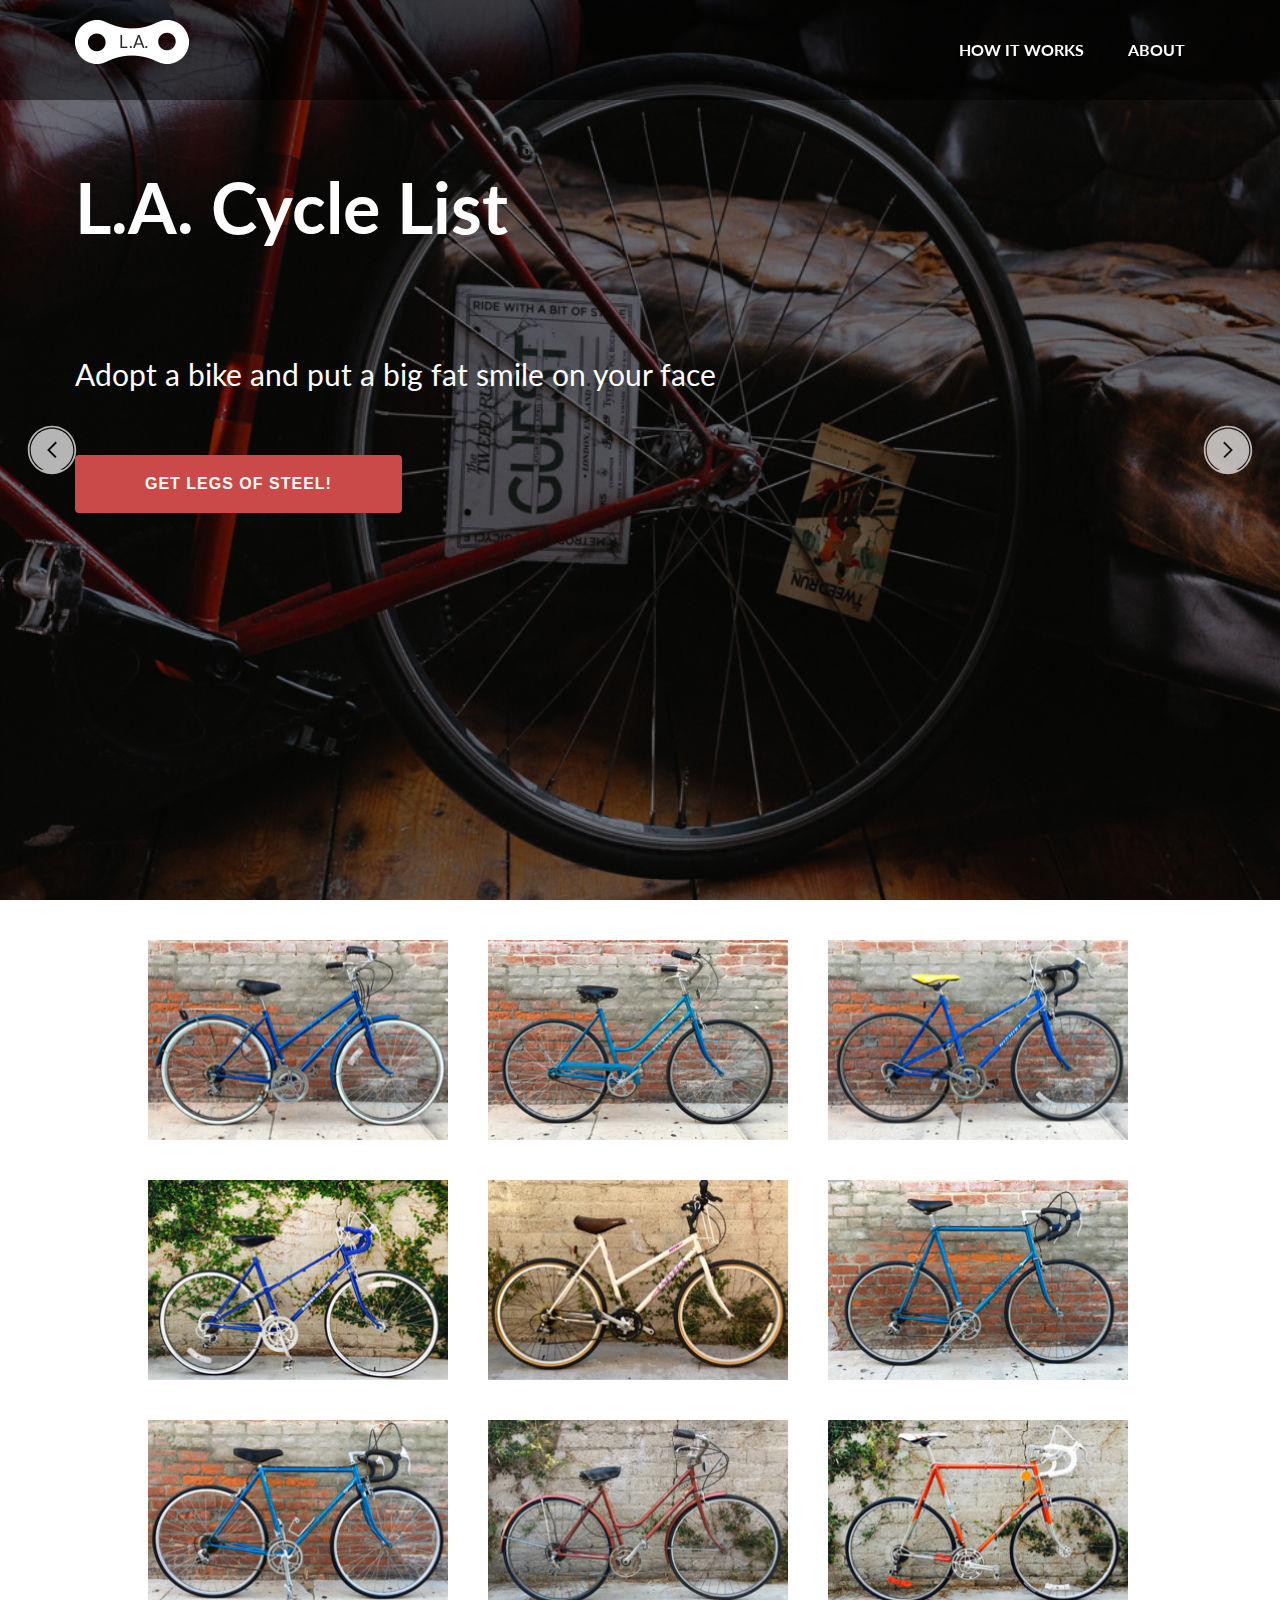
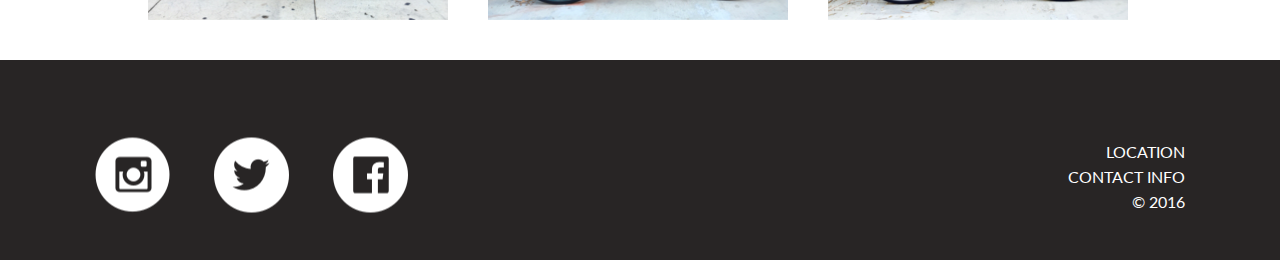
<file: index.html>
<!DOCTYPE html>
<html lang="en">
	<head>
    	<meta charset="utf-8">
    	<meta name="description" content="Your description goes here">
    	<meta name="keywords" content="one, two, three">

		<title>Cycles</title>

		<!-- external CSS link -->
		<link rel="stylesheet" href="css/reset.css">
		<link rel="stylesheet" href="css/style.css">
		<link rel="stylesheet" href="css/normalize.css">
		<link href="https://fonts.googleapis.com/css?family=Lato:300,400,400i,700" rel="stylesheet">
		<link rel="shortcut icon" type="image/png" href="images/favicon.png"/>


	</head>

	<body>
			<header>
			<div class="logo"> <a href="index.html"> <img src="images/logo.png"> </a> </div>
			<nav>
<!-- 				<div class="logo"> <a href="lander.html"> <img src="images/logo.png"> </a> </div> -->
				<ul class="hero-links">
					<li>
              			<div class="line"></div>
              			<div class="line"></div>
             			<div class="line"></div>
           			</li>
					<li class="nav-links"> <a href="howitworks.html">HOW IT WORKS</a> </li>
					<li class="nav-links"> <a href="about.html">ABOUT</a> </li>
				</ul>
			</nav>
		</header>
	<section class="hero" id="carousel">
	    <img src="images/arrow_left.svg" alt="Left Carousel Arrow" class="arrow" id="left-arrow">
    	<img src="images/arrow_right.svg" alt="Right Carousel Arrow" class="arrow" id="right-arrow">
		<div class="slide-image" id="slide1">
			<div class="hero-container">
				<h1>L.A. Cycle List</h1>
				<h2>Adopt a bike and put a big fat smile on your face</h2>
				<button class="cta" type="button">GET LEGS OF STEEL!</button>
			</div>
		</div>
		<div class="slide-image" id="slide2">
			<div class="hero-container">
				<h1>L.A. Cycle List</h1>
				<h2>Adopt a bike and put a big fat smile on your face</h2>
				<button class="cta" type="button">GET LEGS OF STEEL!</button>
			</div>
		</div>
<!-- 		<header>
			<nav>
				<div class="logo"> <a href="lander.html"> <img src="images/logo.png"> </a> </div>
				<ul class="hero-links">
					<li>
              			<div class="line"></div>
              			<div class="line"></div>
             			<div class="line"></div>
           			</li>
					<li class="nav-links"> <a href="howitworks.html">HOW IT WORKS</a> </li>
					<li class="nav-links"> <a href="about.html">ABOUT</a> </li>
				</ul>
			</nav>
		</header> -->
<!-- 		<div class= hero-container>
		<h1>L.A. Cycle List</h1>
		<h2>Adopt a bike and put a big fat smile on your face</h2>
		<button class="cta" type="button">GET LEGS OF STEEL!</button>
		</div> -->
		</section>

		<section class="bike-section">
			<div class="bike-container">
                <div class="row-one">
                    <div class="bike-grid" id="bike-one">
                        <div class="overlay">
                            <a class="cta button" href="bike-one.html"> VIEW </a>
                        </div>
                    </div>
         
                	<div class="bike-grid" id="bike-two">
                		 <div class="overlay">
                            <a class="cta button" href="bike-two.html"> VIEW </a>
                        </div>
                	</div>
					<div class="bike-grid" id="bike-three">
						<div class="overlay">
                            <a class="cta button" href="bike-three.html"> VIEW </a>
                        </div>
					</div>
				</div>
				<div class="row-two">
					<div class="bike-grid" id="bike-four">
						<div class="overlay">
                            <a class="cta button" href="bike-four.html"> VIEW </a>
                        </div>
					</div>
					<div class="bike-grid" id="bike-five">
						<div class="overlay">
                            <a class="cta button" href="bike-five.html"> VIEW </a>
                        </div>
					</div>
					<div class="bike-grid" id="bike-six">
						<div class="overlay">
                            <a class="cta button" href="bike-six.html"> VIEW </a>
                        </div>
					</div>
				</div>
				<div class="row-three">
					<div class="bike-grid" id="bike-seven">
						<div class="overlay">
                            <a class="cta button" href="bike-seven.html"> VIEW </a>
                        </div>
					</div>
					<div class="bike-grid" id="bike-eight">
						<div class="overlay">
                            <a class="cta button" href="bike-eight.html"> VIEW </a>
                        </div>
					</div>
					<div class="bike-grid" id="bike-nine">
						<div class="overlay">
                            <a class="cta button" href="bike-nine.html"> VIEW </a>
                        </div>
					</div>
				</div>
			</div>
		</section>

		<footer>
			<ul class="social-media">
				<li class="socialdivs"> <img src="images/instagram.png"> </li>
				<li> <img src="images/twitter.png"> </li>
				<li> <img src="images/facebook.png"> </li>
			</ul>

			<ul class="footer-links">
				<li class="footer-info">LOCATION</li>
				<li class="footer-info">CONTACT INFO</li>
				<li class="footer-info"> &copy; 2016</li>
			</ul>
		</footer>

	<script src='https://codepen.io/assets/libs/fullpage/jquery.js'></script>
    <script type="text/javascript" src="js/index.js"></script>

	</body>
	</html>
</file>
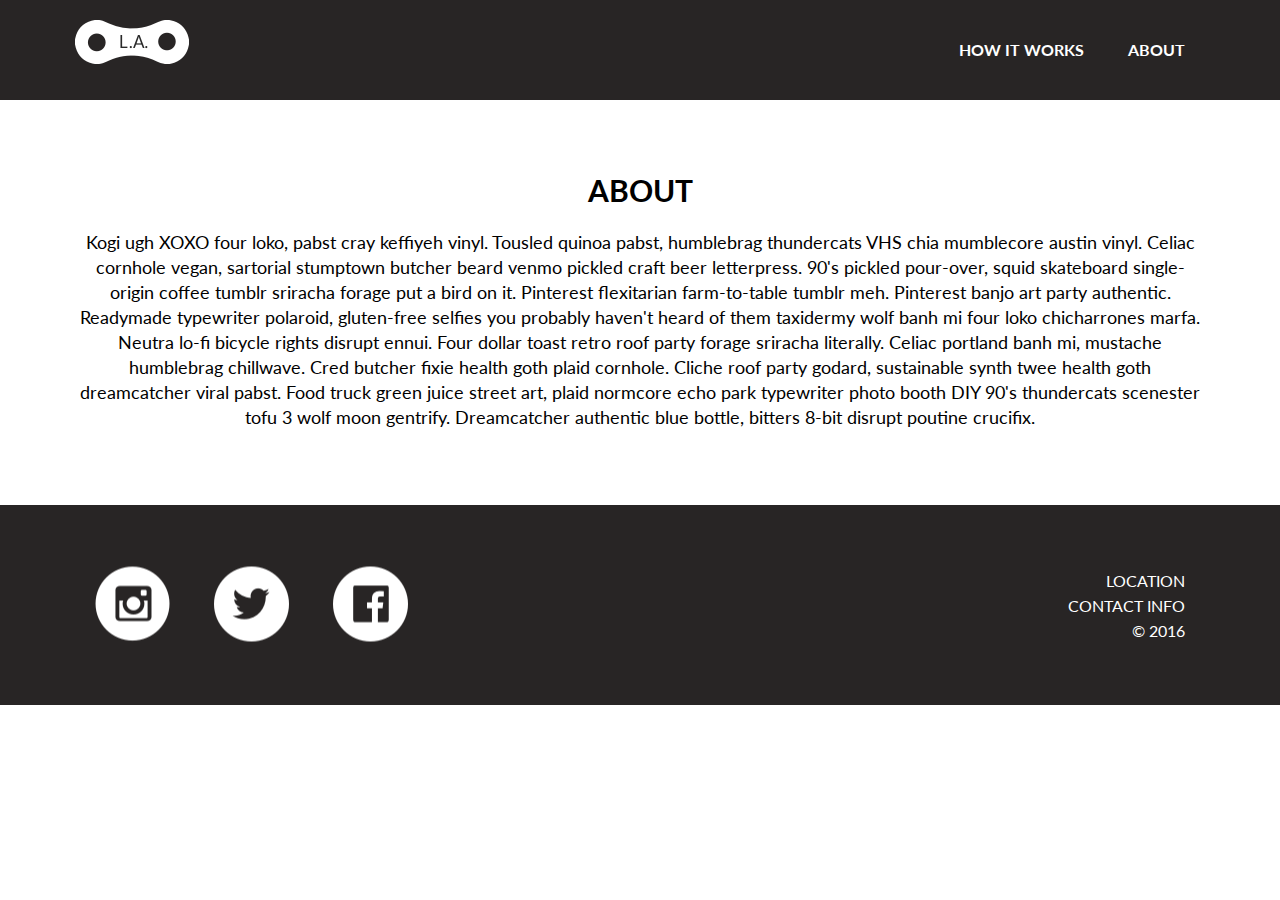
<file: about.html>
<!DOCTYPE html>
<html lang="en">
	<head>
    	<meta charset="utf-8">
    	<meta name="description" content="Your description goes here">
    	<meta name="keywords" content="one, two, three">

		<title>Cycles/page1</title>

		<!-- external CSS link -->
		<link rel="stylesheet" href="css/reset.css">
		<link rel="stylesheet" href="css/links.css">
		<link href="https://fonts.googleapis.com/css?family=Lato:300,400,400i,700" rel="stylesheet">
		<link rel="shortcut icon" type="image/png" href="images/favicon.png"/>
	</head>

	<body>
		<header>
			<div class="logo"> <a href="index.html"> <img src="images/logo.png"> </a> </div>
			<nav>
				<ul class="hero-links">
					<li>
              			<div class="line"></div>
              			<div class="line"></div>
             			<div class="line"></div>
           			</li>
					<li class="nav-links"> <a href="howitworks.html">HOW IT WORKS</a> </li>
					<li class="nav-links"> <a href="about.html">ABOUT</a> </li>
				</ul>
			</nav>
		</header>

		<section class="content-section">
			<div class="content-container">
				<h1>ABOUT</h1>
				<p>
					Kogi ugh XOXO four loko, pabst cray keffiyeh vinyl. Tousled quinoa pabst, humblebrag thundercats VHS chia mumblecore austin vinyl. Celiac cornhole vegan, sartorial stumptown butcher beard venmo pickled craft beer letterpress. 90's pickled pour-over, squid skateboard single-origin coffee tumblr sriracha forage put a bird on it. Pinterest flexitarian farm-to-table tumblr meh. Pinterest banjo art party authentic. Readymade typewriter polaroid, gluten-free selfies you probably haven't heard of them taxidermy wolf banh mi four loko chicharrones marfa.

					Neutra lo-fi bicycle rights disrupt ennui. Four dollar toast retro roof party forage sriracha literally. Celiac portland banh mi, mustache humblebrag chillwave. Cred butcher fixie health goth plaid cornhole. Cliche roof party godard, sustainable synth twee health goth dreamcatcher viral pabst. Food truck green juice street art, plaid normcore echo park typewriter photo booth DIY 90's thundercats scenester tofu 3 wolf moon gentrify. Dreamcatcher authentic blue bottle, bitters 8-bit disrupt poutine crucifix.
				</p>
			</div>
		</section>


		<footer>
			<ul class="social-media">
				<li class="socialdivs"> <img src="images/instagram.png"> </li>
				<li class="socialdivs"> <img src="images/twitter.png"> </li>
				<li class="socialdivs"> <img src="images/facebook.png"> </li>
			</ul>

			<ul class="footer-links">
				<li class="footer-info">LOCATION</li>
				<li class="footer-info">CONTACT INFO</li>
				<li class="footer-info">&copy; 2016</li>
			</ul>
		</footer>

	<script src='https://codepen.io/assets/libs/fullpage/jquery.js'></script>
    <script type="text/javascript" src="js/index.js"></script>

	</body>
	</html>
</file>
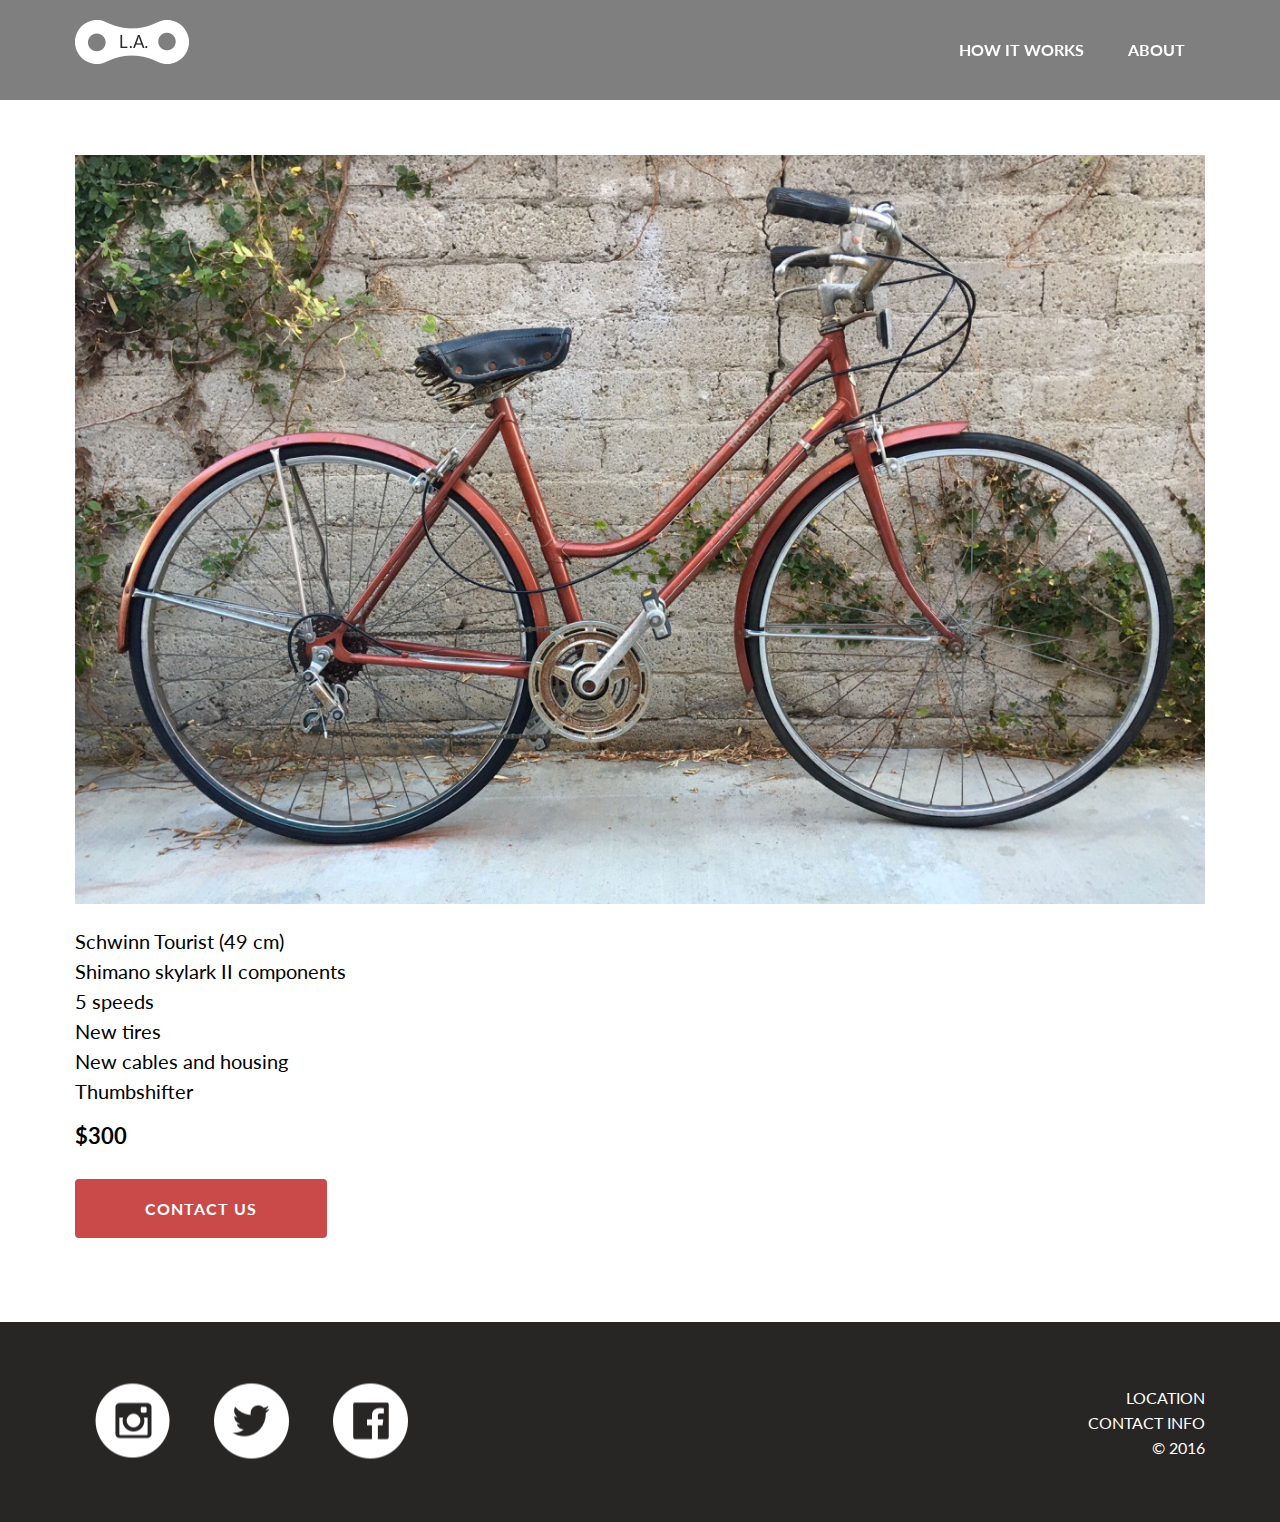
<file: bike-eight.html>
<!DOCTYPE html>
<html lang="en">
	<head>
    	<meta charset="utf-8">
    	<meta name="description" content="Your description goes here">
    	<meta name="keywords" content="one, two, three">

		<title>Cycles/page8</title>

		<!-- external CSS link -->
		<link rel="stylesheet" href="css/reset.css">
		<link rel="stylesheet" href="css/bike-pages.css">
		<link href="https://fonts.googleapis.com/css?family=Lato:300,400,400i,700" rel="stylesheet">
		<link rel="shortcut icon" type="image/png" href="images/favicon.png"/>
	</head>

	<body>
		<header>
			<div class="logo"> <a href="index.html"> <img src="images/logo.png"> </a> </div>
			<nav>
				<ul class= "hero-links">
					<li>
              			<div class="line"></div>
              			<div class="line"></div>
             			<div class="line"></div>
           			</li>
					<li class="nav-links" id="how"> <a href="howitworks.html">HOW IT WORKS</a> </li>
					<li class="nav-links"> <a href="about.html">ABOUT</a> </li>
				</ul>
			</nav>
		</header>

		<section class="individual-bike">
		<div class= "bike-container">
			<img class="bike-one" src="images/bike-eight-big.png">
			<ul class="details">
				<li>Schwinn Tourist (49 cm)</li>
				<li>Shimano skylark II components</li>
				<li>5 speeds</li>
				<li>New tires</li>
				<li>New cables and housing</li>
				<li>Thumbshifter</li>
				<li class="price">$300</li>
			</ul>

			<div class="contact-button">
				<a class="cta button" href="#openModal">CONTACT US</a>
			</div>
			<div class="modalDialog" id="openModal">
			<div>
				<a href="#close" title="Close" class="close">X</a>
				<h2>Contact Us</h2>
				<p>We operate on an appointment basis only.</p>
				<p>Schedule your appointment now by calling 888-888-8888.</p>
			</div>
			</div>

		</div>
		</section>


		<footer>
			<ul class="social-media">
				<li class="nav-links" id="social-divs"> <img src="images/instagram.png"> </li>
				<li class="nav-links" id="social-divs"> <img src="images/twitter.png"> </li>
				<li class="nav-links" id="social-divs"> <img src="images/facebook.png"> </li>
			</ul>

			<ul class="footer-links">
				<li class="footer-info">LOCATION</li>
				<li class="footer-info">CONTACT INFO</li>
				<li class="footer-info">&copy; 2016</li>
			</ul>
		</footer>

	<script src='https://codepen.io/assets/libs/fullpage/jquery.js'></script>
    <script type="text/javascript" src="js/index.js"></script>

	</body>
	</html>
</file>
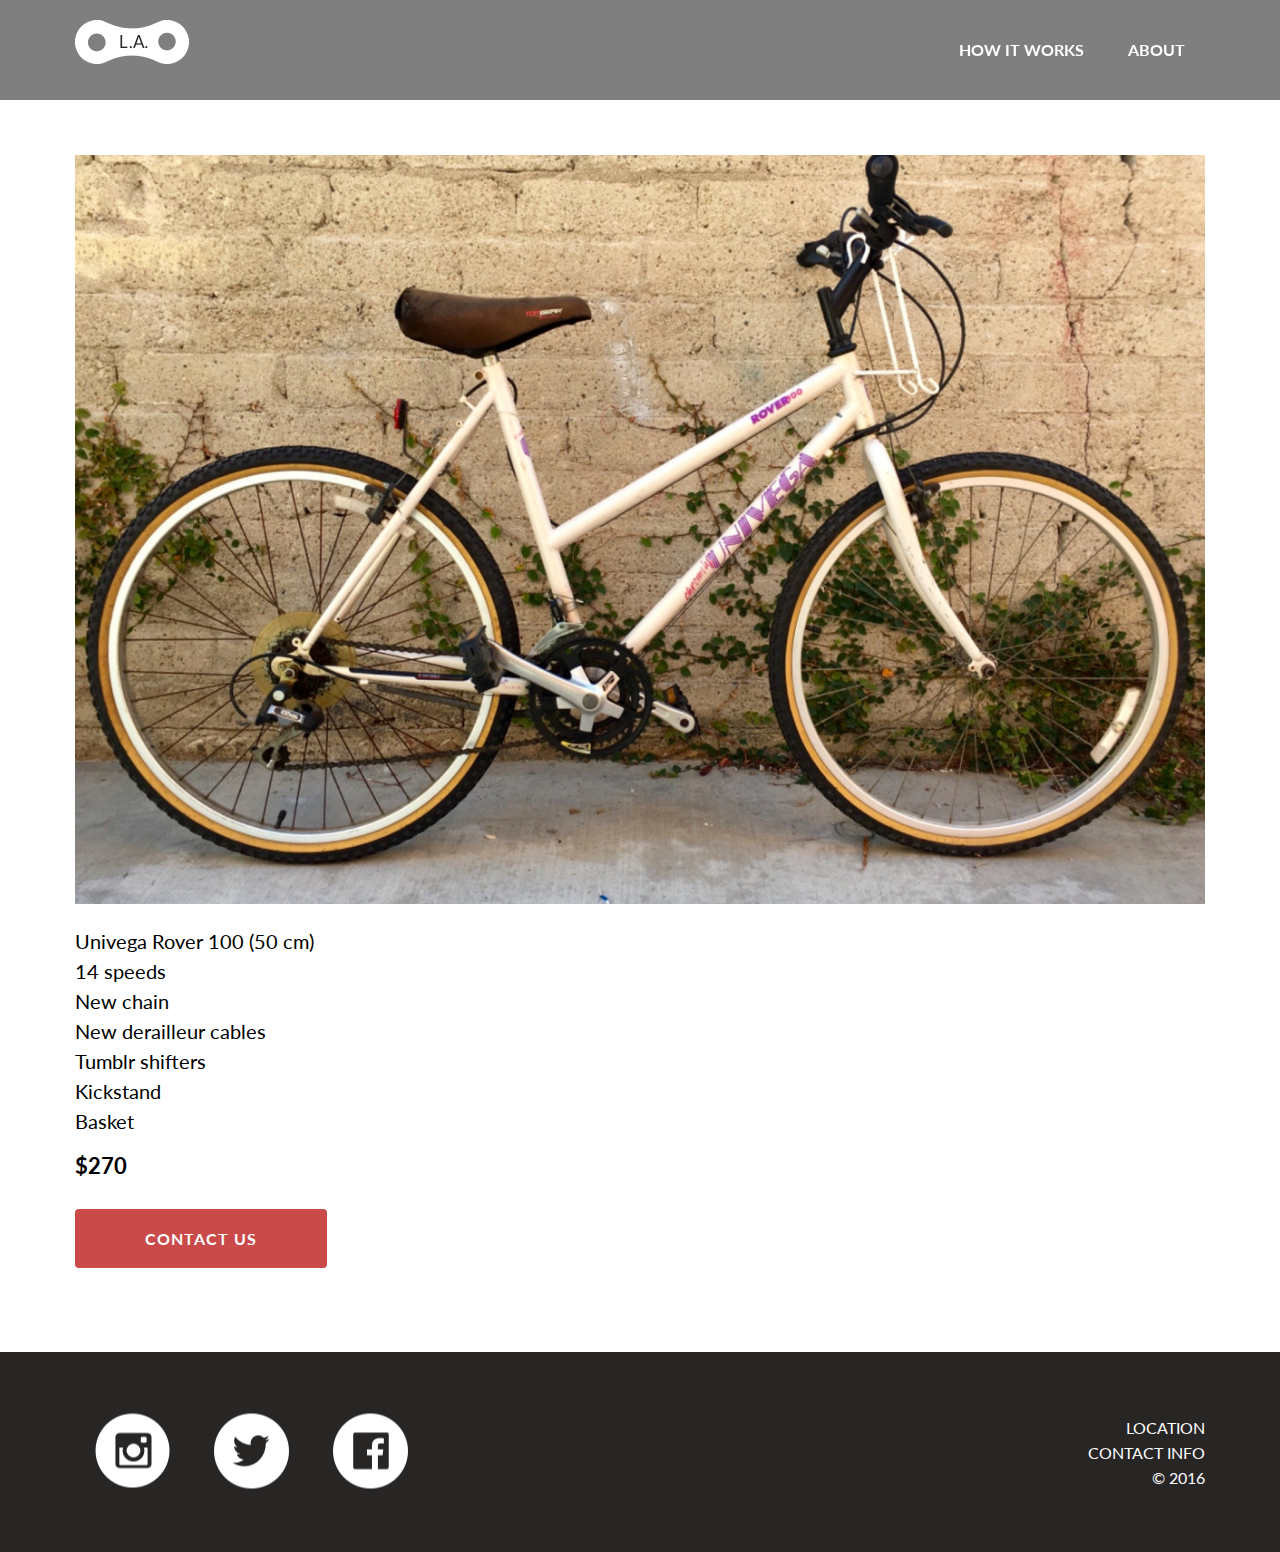
<file: bike-five.html>
<!DOCTYPE html>
<html lang="en">
	<head>
    	<meta charset="utf-8">
    	<meta name="description" content="Your description goes here">
    	<meta name="keywords" content="one, two, three">

		<title>Cycles/page5</title>

		<!-- external CSS link -->
		<link rel="stylesheet" href="css/reset.css">
		<link rel="stylesheet" href="css/bike-pages.css">
		<link href="https://fonts.googleapis.com/css?family=Lato:300,400,400i,700" rel="stylesheet">
		<link rel="shortcut icon" type="image/png" href="images/favicon.png"/>
	</head>

	<body>
		<header>
			<div class="logo"> <a href="index.html"> <img src="images/logo.png"> </a> </div>
			<nav>
				<ul class= "hero-links">
					<li>
              			<div class="line"></div>
              			<div class="line"></div>
             			<div class="line"></div>
           			</li>
					<li class="nav-links" id="how"> <a href="howitworks.html">HOW IT WORKS</a> </li>
					<li class="nav-links"> <a href="about.html">ABOUT</a> </li>
				</ul>
			</nav>
		</header>

		<section class="individual-bike">
		<div class= "bike-container">
			<img class="bike-one" src="images/bike-five-big.png">
			<ul class="details">
				<li>Univega Rover 100 (50 cm)</li>
				<li>14 speeds</li>
				<li>New chain</li>
				<li>New derailleur cables</li>
				<li>Tumblr shifters</li>
				<li>Kickstand</li>
				<li>Basket</li>
				<li class="price">$270</li>
			</ul>

			<div class="contact-button">
				<a class="cta button" href="#openModal">CONTACT US</a>
			</div>
			<div class="modalDialog" id="openModal">
			<div>
				<a href="#close" title="Close" class="close">X</a>
				<h2>Contact Us</h2>
				<p>We operate on an appointment basis only.</p>
				<p>Schedule your appointment now by calling 888-888-8888.</p>
			</div>
			</div>

		</div>
		</section>


		<footer>
			<ul class="social-media">
				<li class="nav-links" id="social-divs"> <img src="images/instagram.png"> </li>
				<li class="nav-links" id="social-divs"> <img src="images/twitter.png"> </li>
				<li class="nav-links" id="social-divs"> <img src="images/facebook.png"> </li>
			</ul>

			<ul class="footer-links">
				<li class="footer-info">LOCATION</li>
				<li class="footer-info">CONTACT INFO</li>
				<li class="footer-info">&copy; 2016</li>
			</ul>
		</footer>

	<script src='https://codepen.io/assets/libs/fullpage/jquery.js'></script>
    <script type="text/javascript" src="js/index.js"></script>

	</body>
	</html>
</file>
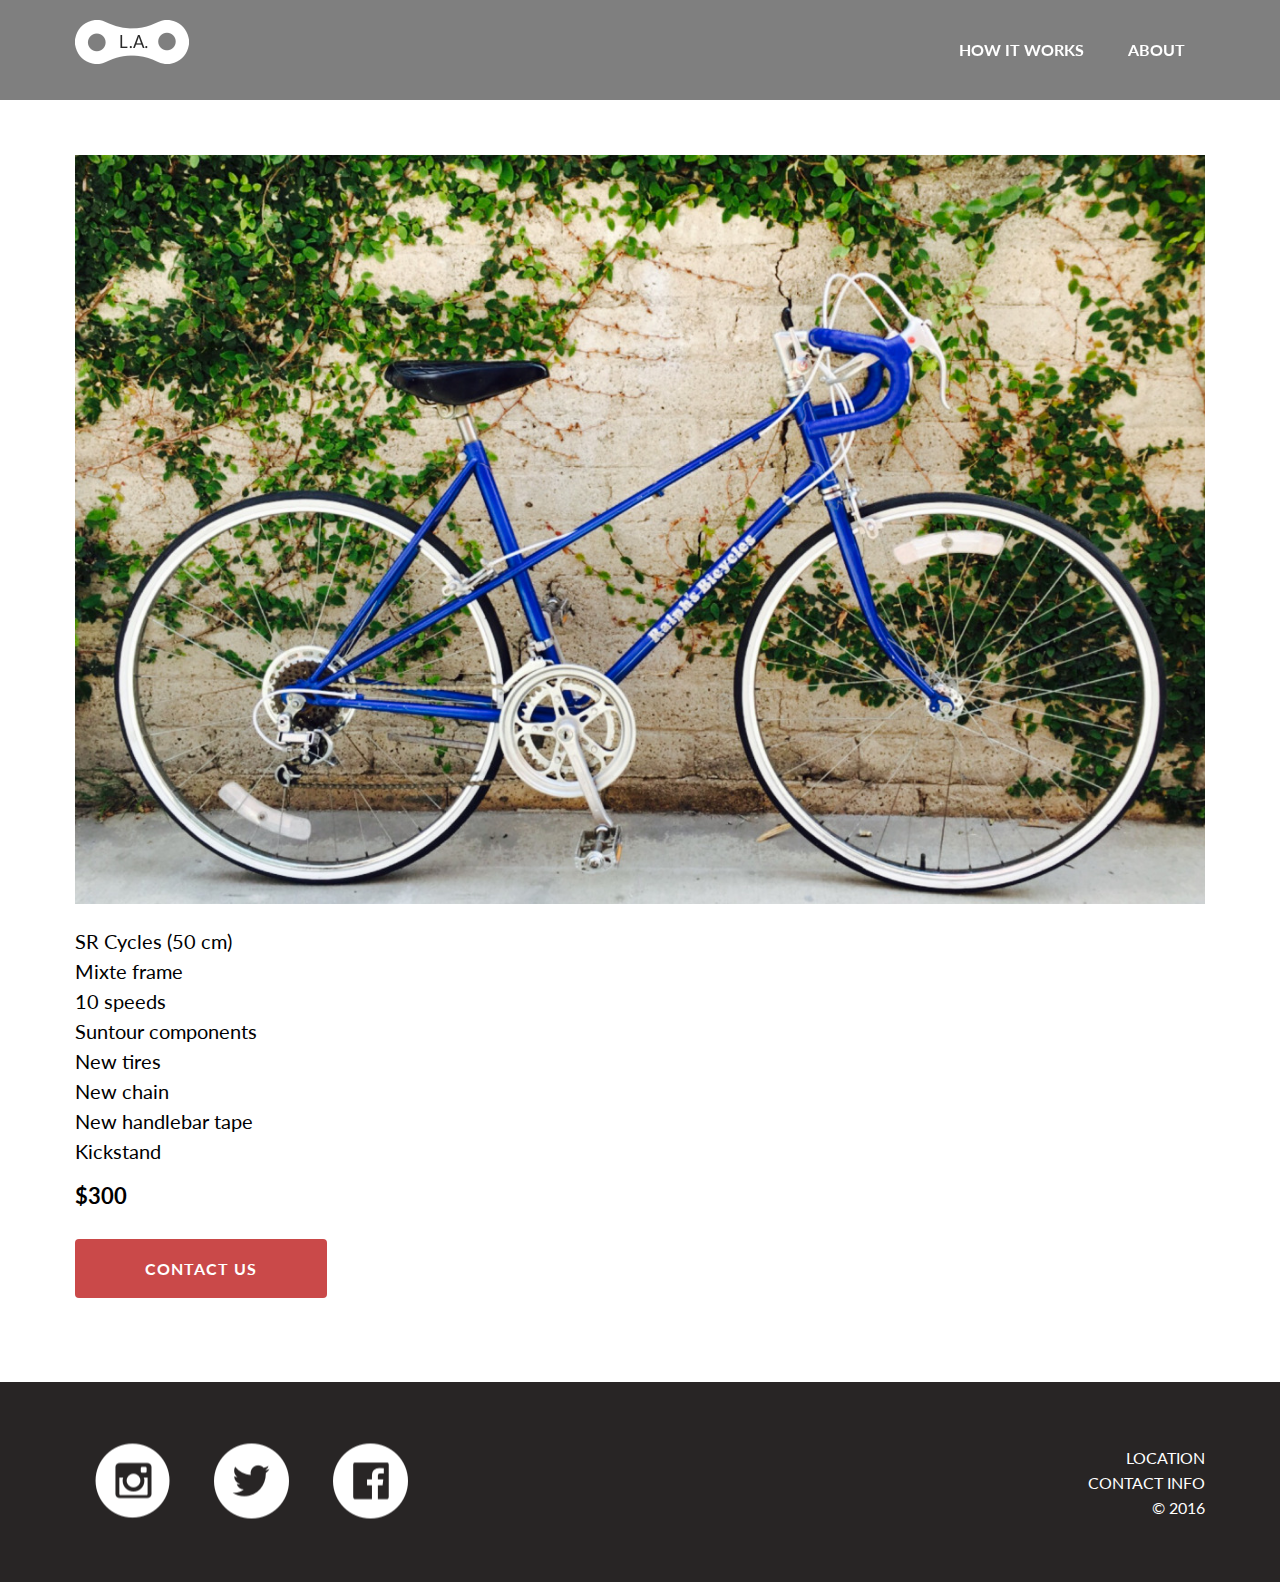
<file: bike-four.html>
<!DOCTYPE html>
<html lang="en">
	<head>
    	<meta charset="utf-8">
    	<meta name="description" content="Your description goes here">
    	<meta name="keywords" content="one, two, three">

		<title>Cycles/page4</title>

		<!-- external CSS link -->
		<link rel="stylesheet" href="css/reset.css">
		<link rel="stylesheet" href="css/bike-pages.css">
		<link href="https://fonts.googleapis.com/css?family=Lato:300,400,400i,700" rel="stylesheet">
		<link rel="shortcut icon" type="image/png" href="images/favicon.png"/>
	</head>

	<body>
		<header>
			<div class="logo"> <a href="index.html"> <img src="images/logo.png"> </a> </div>
			<nav>
				<ul class= "hero-links">
					<li>
              			<div class="line"></div>
              			<div class="line"></div>
             			<div class="line"></div>
           			</li>
					<li class="nav-links" id="how"> <a href="howitworks.html">HOW IT WORKS</a> </li>
					<li class="nav-links"> <a href="about.html">ABOUT</a> </li>
				</ul>
			</nav>
		</header>

		<section class="individual-bike">
		<div class= "bike-container">
			<img class="bike-one" src="images/bike-four-big.png">
			<ul class="details">
				<li>SR Cycles (50 cm)</li>
				<li>Mixte frame</li>
				<li>10 speeds</li>
				<li>Suntour components</li>
				<li>New tires</li>
				<li>New chain</li>
				<li>New handlebar tape</li>
				<li>Kickstand</li>
				<li class="price">$300</li>
			</ul>

			<div class="contact-button">
				<a class="cta button" href="#openModal">CONTACT US</a>
			</div>
			<div class="modalDialog" id="openModal">
			<div>
				<a href="#close" title="Close" class="close">X</a>
				<h2>Contact Us</h2>
				<p>We operate on an appointment basis only.</p>
				<p>Schedule your appointment now by calling 888-888-8888.</p>
			</div>
			</div>

		</div>
		</section>


		<footer>
			<ul class="social-media">
				<li class="nav-links" id="social-divs"> <img src="images/instagram.png"> </li>
				<li class="nav-links" id="social-divs"> <img src="images/twitter.png"> </li>
				<li class="nav-links" id="social-divs"> <img src="images/facebook.png"> </li>
			</ul>

			<ul class="footer-links">
				<li class="footer-info">LOCATION</li>
				<li class="footer-info">CONTACT INFO</li>
				<li class="footer-info">&copy; 2016</li>
			</ul>
		</footer>

	<script src='https://codepen.io/assets/libs/fullpage/jquery.js'></script>
    <script type="text/javascript" src="js/index.js"></script>

	</body>
	</html>
</file>
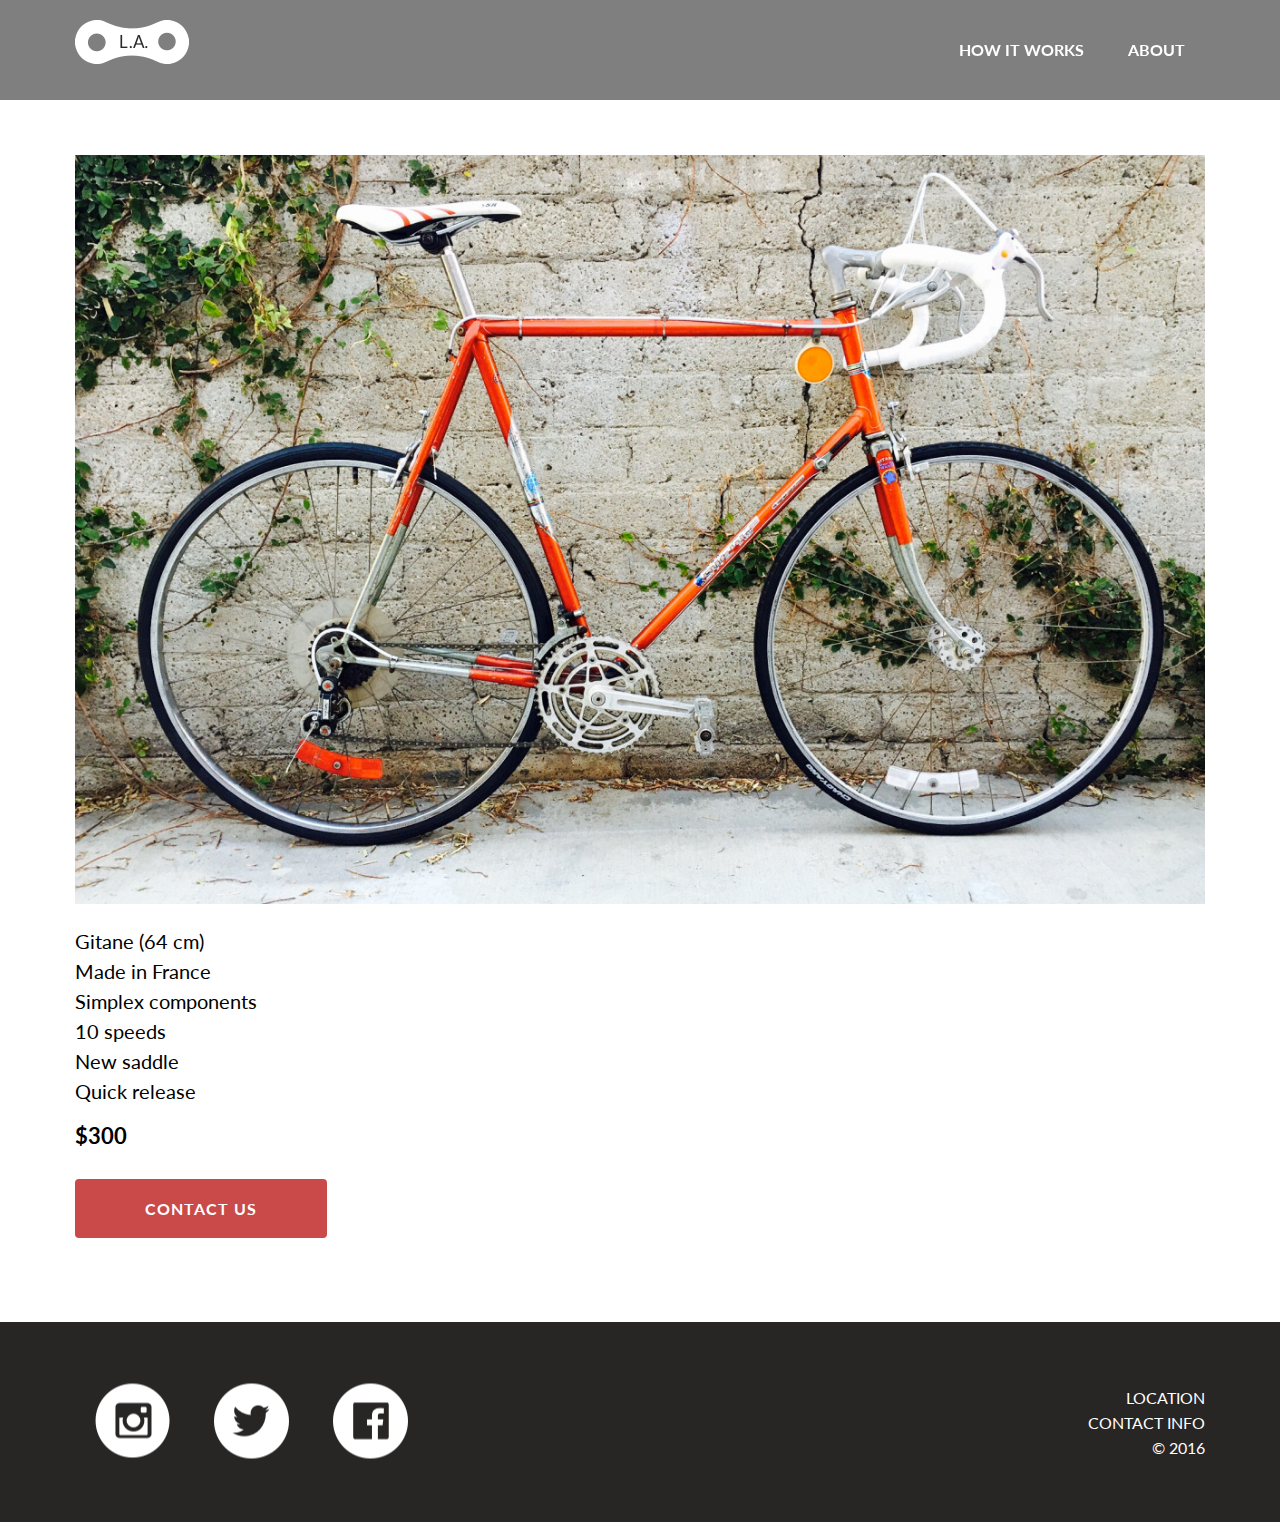
<file: bike-nine.html>
<!DOCTYPE html>
<html lang="en">
	<head>
    	<meta charset="utf-8">
    	<meta name="description" content="Your description goes here">
    	<meta name="keywords" content="one, two, three">

		<title>Cycles/page9</title>

		<!-- external CSS link -->
		<link rel="stylesheet" href="css/reset.css">
		<link rel="stylesheet" href="css/bike-pages.css">
		<link href="https://fonts.googleapis.com/css?family=Lato:300,400,400i,700" rel="stylesheet">
		<link rel="shortcut icon" type="image/png" href="images/favicon.png"/>
	</head>

	<body>
		<header>
			<div class="logo"> <a href="index.html"> <img src="images/logo.png"> </a> </div>
			<nav>
				<ul class= "hero-links">
					<li>
              			<div class="line"></div>
              			<div class="line"></div>
             			<div class="line"></div>
           			</li>
					<li class="nav-links" id="how"> <a href="howitworks.html">HOW IT WORKS</a> </li>
					<li class="nav-links"> <a href="about.html">ABOUT</a> </li>
				</ul>
			</nav>
		</header>

		<section class="individual-bike">
		<div class= "bike-container">
			<img class="bike-one" src="images/bike-nine-big.png">
			<ul class="details">
				<li>Gitane (64 cm)</li>
				<li>Made in France</li>
				<li>Simplex components </li>
				<li>10 speeds</li>
				<li>New saddle</li>
				<li>Quick release</li>
				<li class="price">$300</li>
			</ul>

			<div class="contact-button">
				<a class="cta button" href="#openModal">CONTACT US</a>
			</div>
			<div class="modalDialog" id="openModal">
			<div>
				<a href="#close" title="Close" class="close">X</a>
				<h2>Contact Us</h2>
				<p>We operate on an appointment basis only.</p>
				<p>Schedule your appointment now by calling 888-888-8888.</p>
			</div>
			</div>

		</div>
		</section>


		<footer>
			<ul class="social-media">
				<li class="nav-links" id="social-divs"> <img src="images/instagram.png"> </li>
				<li class="nav-links" id="social-divs"> <img src="images/twitter.png"> </li>
				<li class="nav-links" id="social-divs"> <img src="images/facebook.png"> </li>
			</ul>

			<ul class="footer-links">
				<li class="footer-info">LOCATION</li>
				<li class="footer-info">CONTACT INFO</li>
				<li class="footer-info">&copy; 2016</li>
			</ul>
		</footer>

	<script src='https://codepen.io/assets/libs/fullpage/jquery.js'></script>
    <script type="text/javascript" src="js/index.js"></script>

	</body>
	</html>
</file>
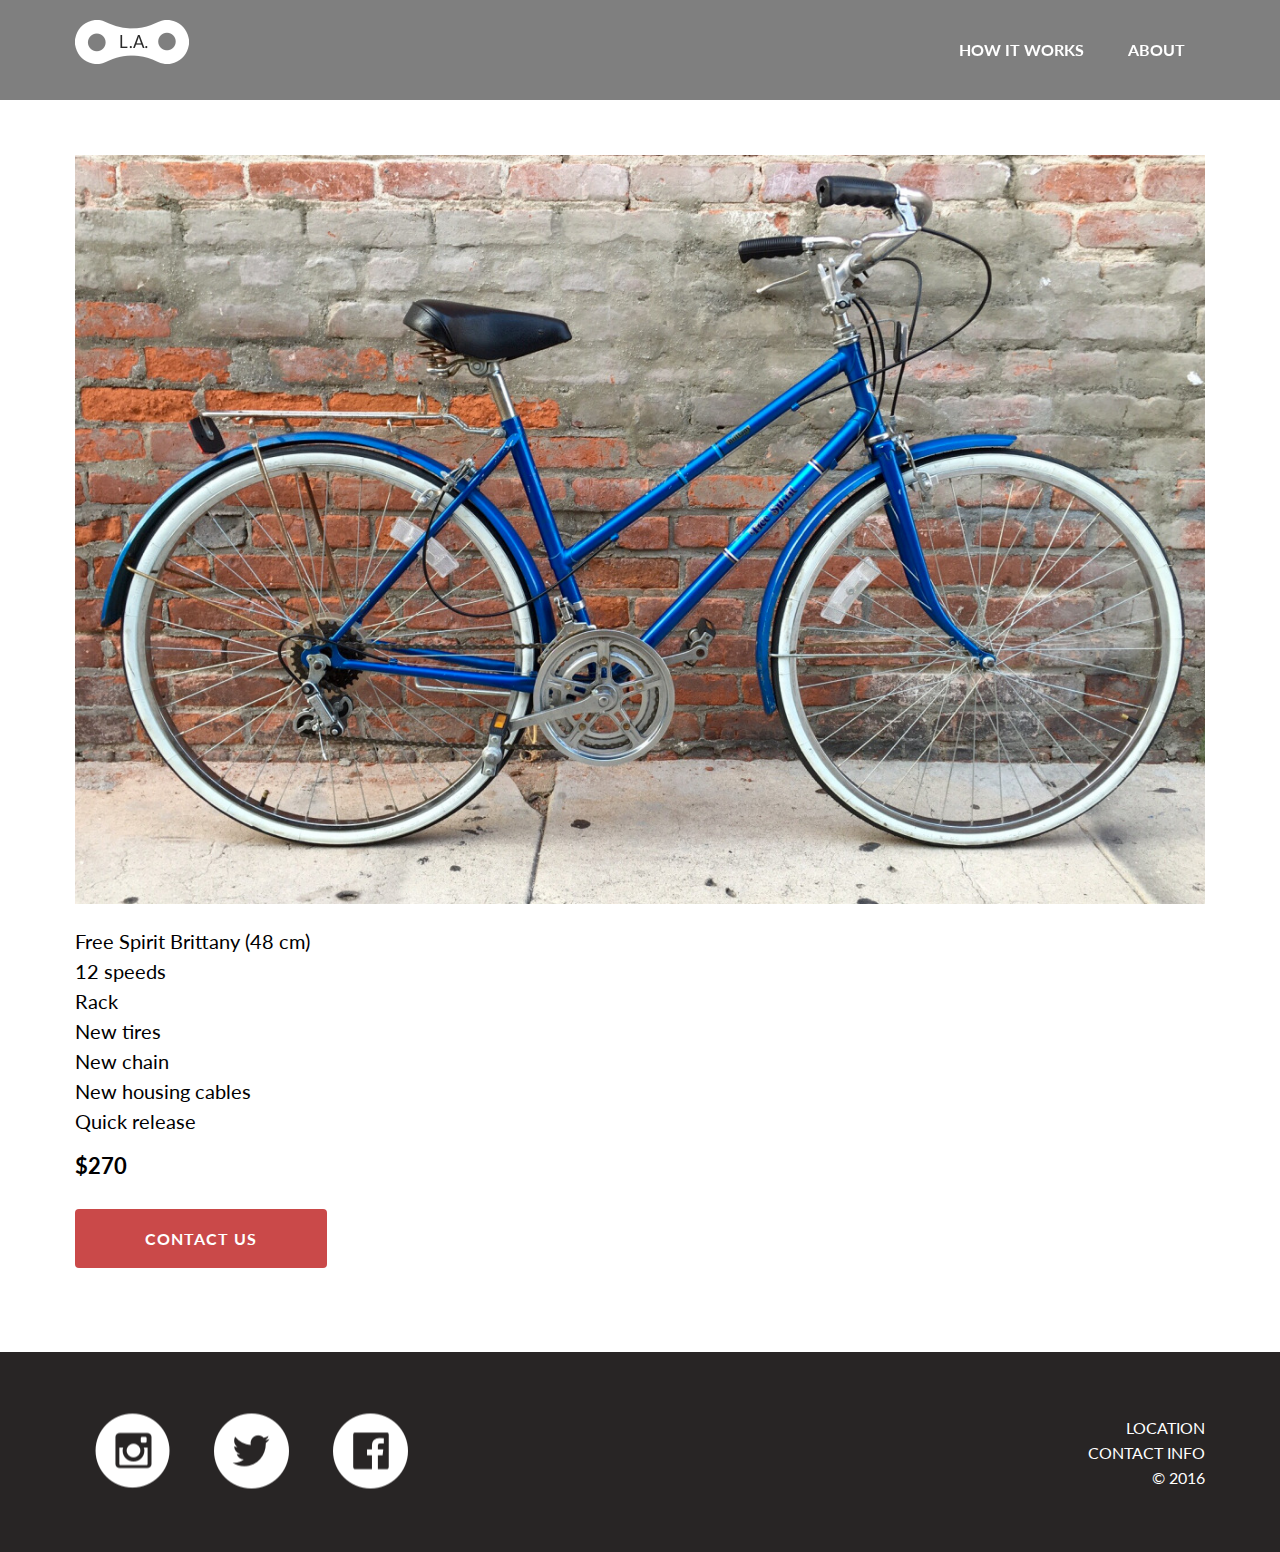
<file: bike-one.html>
<!DOCTYPE html>
<html lang="en">
	<head>
    	<meta charset="utf-8">
    	<meta name="description" content="Your description goes here">
    	<meta name="keywords" content="one, two, three">

		<title>Cycles/page1</title>

		<!-- external CSS link -->
		<link rel="stylesheet" href="css/reset.css">
		<link rel="stylesheet" href="css/bike-pages.css">
		<link href="https://fonts.googleapis.com/css?family=Lato:300,400,400i,700" rel="stylesheet">
		<link rel="shortcut icon" type="image/png" href="images/favicon.png"/>
	</head>

	<body>
		<header>
			<div class="logo"> <a href="index.html"> <img src="images/logo.png"> </a> </div>
			<nav>
				<ul class= "hero-links">
					<li>
              			<div class="line"></div>
              			<div class="line"></div>
             			<div class="line"></div>
           			</li>
					<li class="nav-links" id="how"> <a href="howitworks.html">HOW IT WORKS</a> </li>
					<li class="nav-links"> <a href="about.html">ABOUT</a> </li>
				</ul>
			</nav>
		</header>

		<section class="individual-bike">
		<div class= "bike-container">
			<img class="bike-one" src="images/bike-one-big.png">
			<ul class="details">
				<li>Free Spirit Brittany (48 cm)</li>
				<li>12 speeds</li>
				<li>Rack</li>
				<li>New tires</li>
				<li>New chain</li>
				<li>New housing cables</li>
				<li>Quick release</li>
				<li class="price">$270</li>
			</ul>

			<div class="contact-button">
				<a class="cta button" href="#openModal">CONTACT US</a>
			</div>
			<div class="modalDialog" id="openModal">
			<div>
				<a href="#close" title="Close" class="close">X</a>
				<h2>Contact Us</h2>
				<p>We operate on an appointment basis only.</p>
				<p>Schedule your appointment now by calling 888-888-8888.</p>
			</div>
			</div>
			
		</div>
		</section>


		<footer>
			<ul class="social-media">
				<li class="nav-links" id="social-divs"> <img src="images/instagram.png"> </li>
				<li class="nav-links" id="social-divs"> <img src="images/twitter.png"> </li>
				<li class="nav-links" id="social-divs"> <img src="images/facebook.png"> </li>
			</ul>

			<ul class="footer-links">
				<li class="footer-info">LOCATION</li>
				<li class="footer-info">CONTACT INFO</li>
				<li class="footer-info">&copy; 2016</li>
			</ul>
		</footer>

	<script src='https://codepen.io/assets/libs/fullpage/jquery.js'></script>
    <script type="text/javascript" src="js/index.js"></script>

	</body>
	</html>
</file>
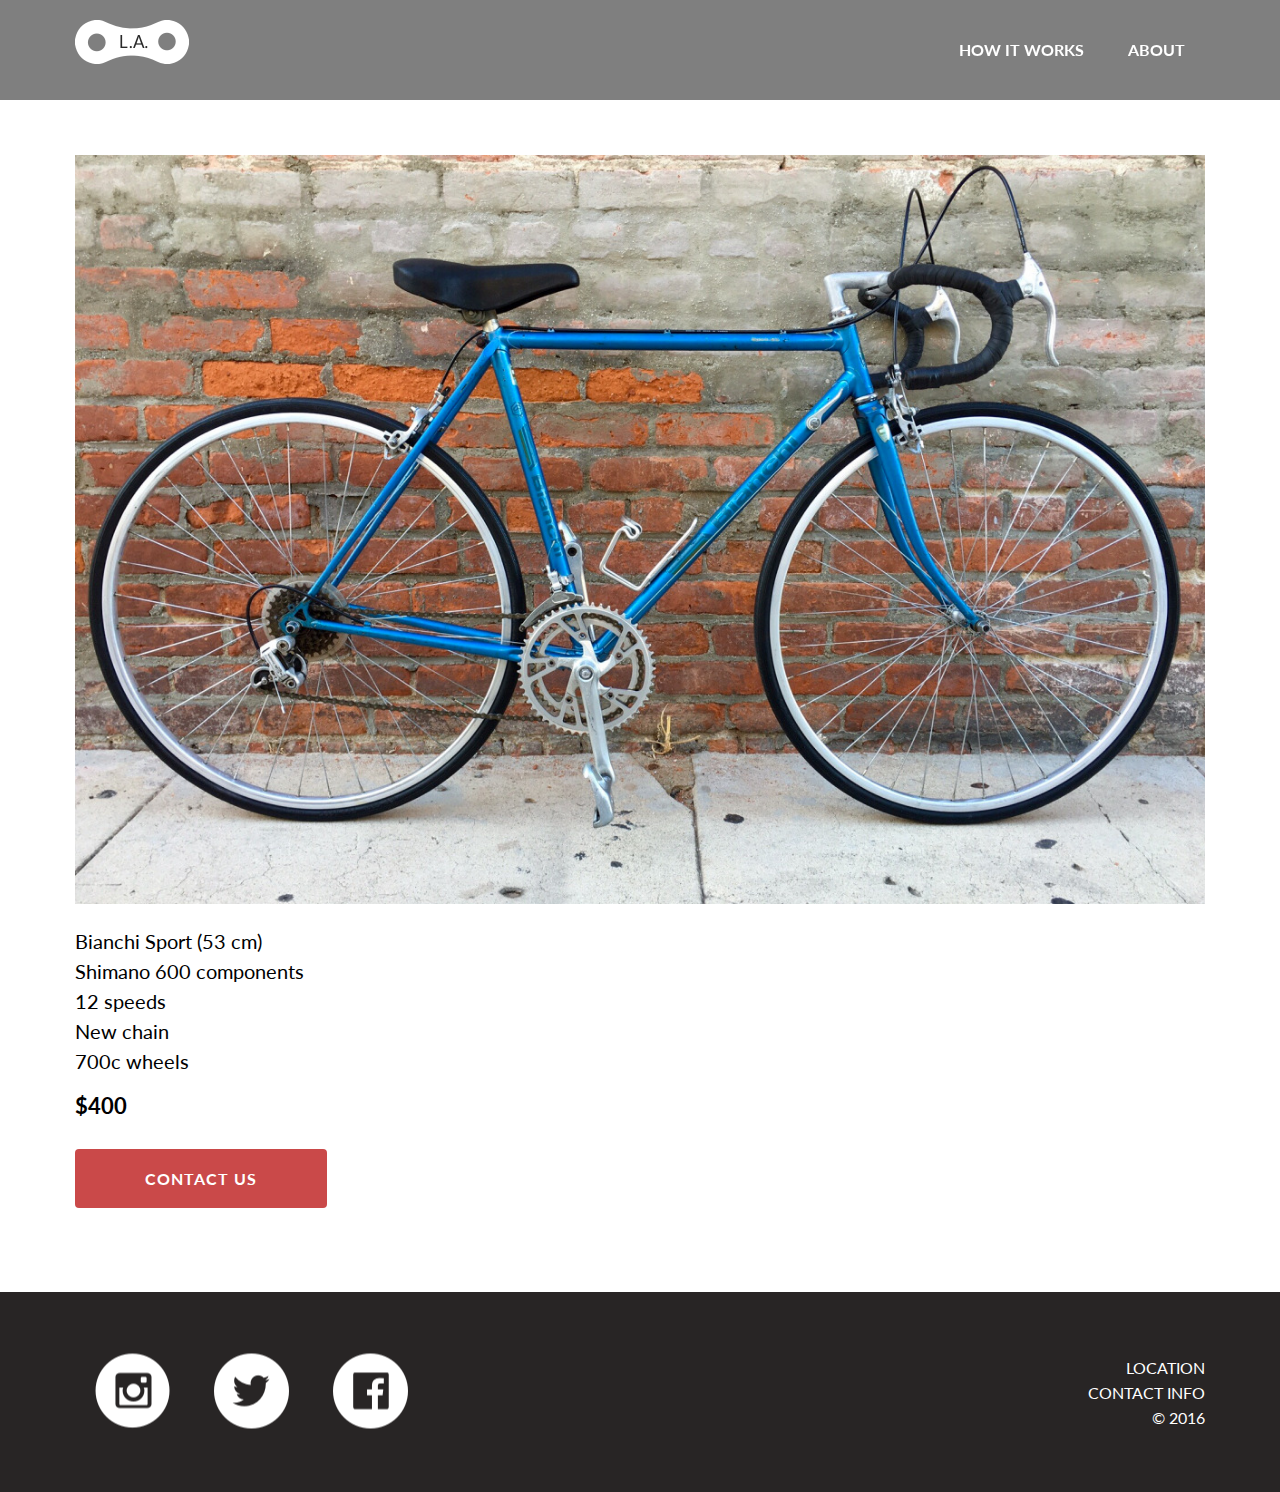
<file: bike-seven.html>
<!DOCTYPE html>
<html lang="en">
	<head>
    	<meta charset="utf-8">
    	<meta name="description" content="Your description goes here">
    	<meta name="keywords" content="one, two, three">

		<title>Cycles/page7</title>

		<!-- external CSS link -->
		<link rel="stylesheet" href="css/reset.css">
		<link rel="stylesheet" href="css/bike-pages.css">
		<link href="https://fonts.googleapis.com/css?family=Lato:300,400,400i,700" rel="stylesheet">
		<link rel="shortcut icon" type="image/png" href="images/favicon.png"/>
	</head>

	<body>
		<header>
			<div class="logo"> <a href="index.html"> <img src="images/logo.png"> </a> </div>
			<nav>
				<ul class= "hero-links">
					<li>
              			<div class="line"></div>
              			<div class="line"></div>
             			<div class="line"></div>
           			</li>
					<li class="nav-links" id="how"> <a href="howitworks.html">HOW IT WORKS</a> </li>
					<li class="nav-links"> <a href="about.html">ABOUT</a> </li>
				</ul>
			</nav>
		</header>

		<section class="individual-bike">
		<div class= "bike-container">
			<img class="bike-one" src="images/bike-seven-big.png">
			<ul class="details">
				<li>Bianchi Sport (53 cm)</li>
				<li>Shimano 600 components</li>
				<li>12 speeds</li>
				<li>New chain</li>
				<li>700c wheels</li>
				<li class="price">$400</li>
			</ul>

			<div class="contact-button">
				<a class="cta button" href="#openModal">CONTACT US</a>
			</div>
			<div class="modalDialog" id="openModal">
			<div>
				<a href="#close" title="Close" class="close">X</a>
				<h2>Contact Us</h2>
				<p>We operate on an appointment basis only.</p>
				<p>Schedule your appointment now by calling 888-888-8888.</p>
			</div>
			</div>

		</div>
		</section>


		<footer>
			<ul class="social-media">
				<li class="nav-links" id="social-divs"> <img src="images/instagram.png"> </li>
				<li class="nav-links" id="social-divs"> <img src="images/twitter.png"> </li>
				<li class="nav-links" id="social-divs"> <img src="images/facebook.png"> </li>
			</ul>

			<ul class="footer-links">
				<li class="footer-info">LOCATION</li>
				<li class="footer-info">CONTACT INFO</li>
				<li class="footer-info">&copy; 2016</li>
			</ul>
		</footer>

	<script src='https://codepen.io/assets/libs/fullpage/jquery.js'></script>
    <script type="text/javascript" src="js/index.js"></script>

	</body>
	</html>
</file>
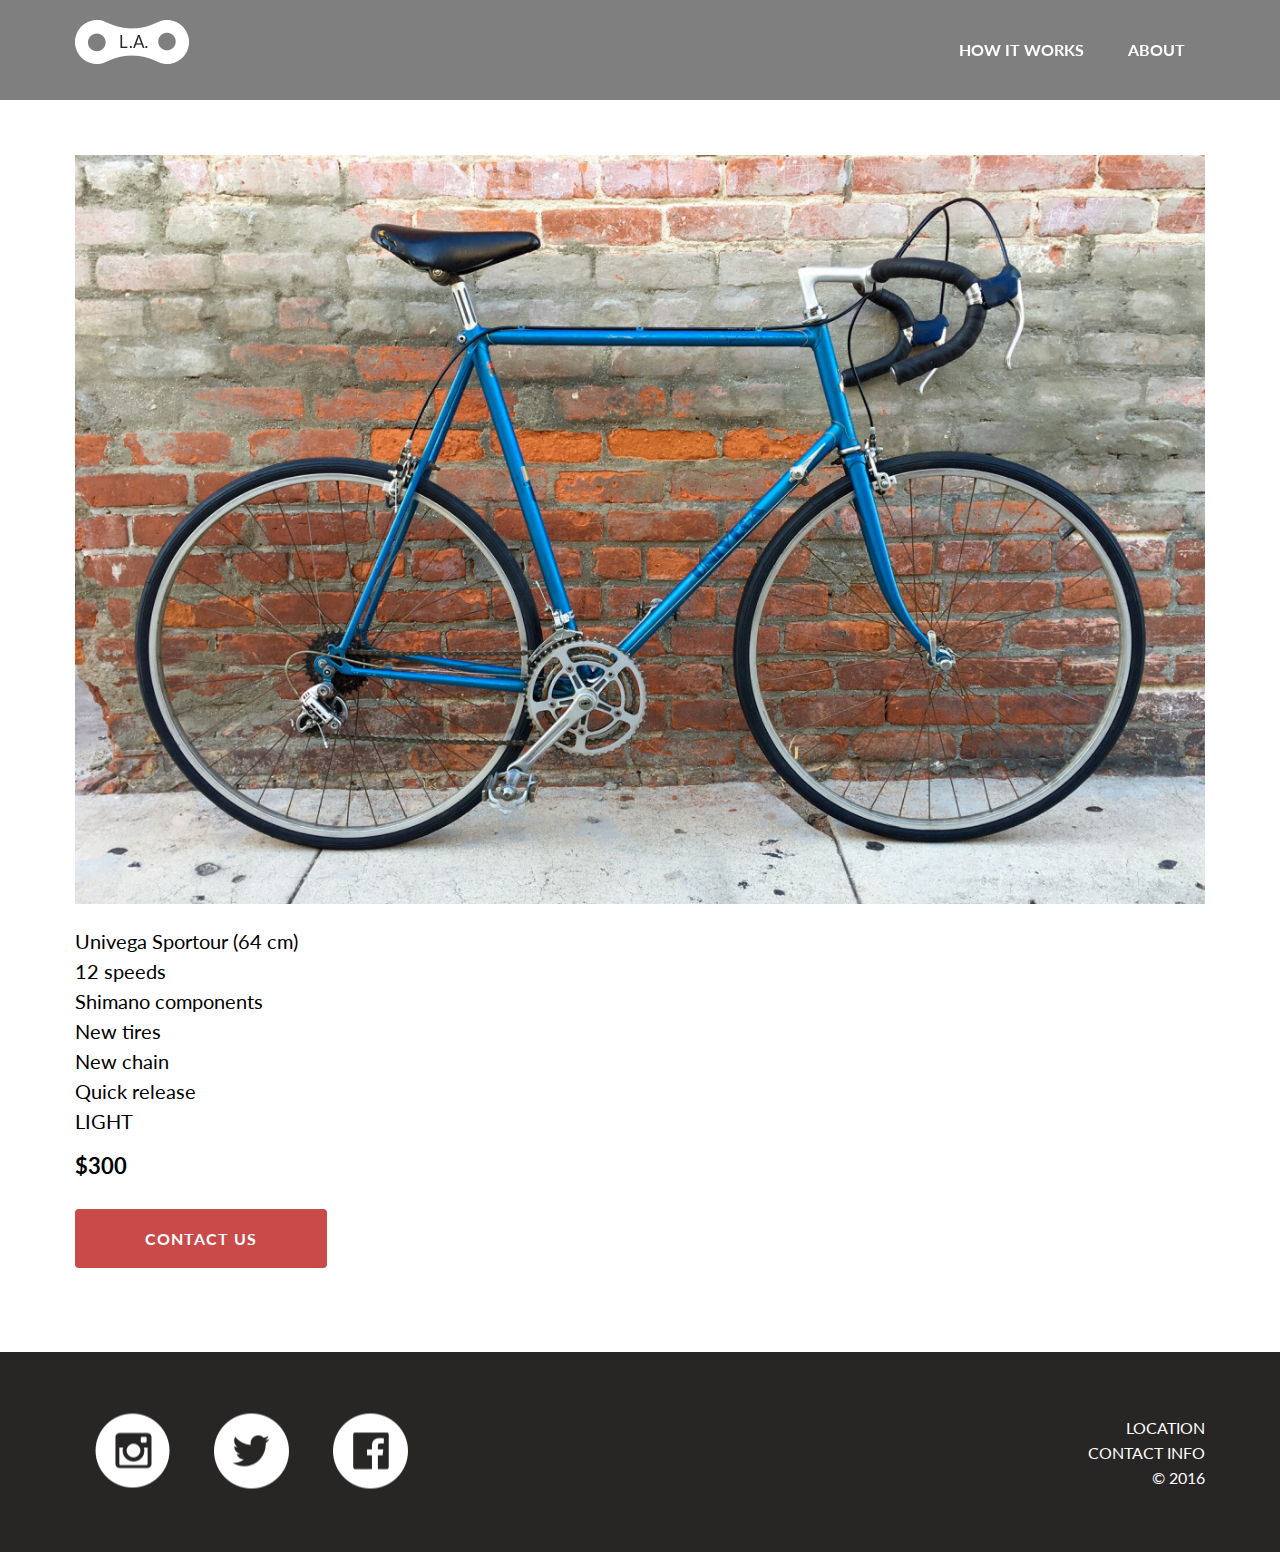
<file: bike-six.html>
<!DOCTYPE html>
<html lang="en">
	<head>
    	<meta charset="utf-8">
    	<meta name="description" content="Your description goes here">
    	<meta name="keywords" content="one, two, three">

		<title>Cycles/page6</title>

		<!-- external CSS link -->
		<link rel="stylesheet" href="css/reset.css">
		<link rel="stylesheet" href="css/bike-pages.css">
		<link href="https://fonts.googleapis.com/css?family=Lato:300,400,400i,700" rel="stylesheet">
		<link rel="shortcut icon" type="image/png" href="images/favicon.png"/>
	</head>

	<body>
		<header>
			<div class="logo"> <a href="index.html"> <img src="images/logo.png"> </a> </div>
			<nav>
				<ul class= "hero-links">
					<li>
              			<div class="line"></div>
              			<div class="line"></div>
             			<div class="line"></div>
           			</li>
					<li class="nav-links" id="how"> <a href="howitworks.html">HOW IT WORKS</a> </li>
					<li class="nav-links"> <a href="about.html">ABOUT</a> </li>
				</ul>
			</nav>
		</header>

		<section class="individual-bike">
		<div class= "bike-container">
			<img class="bike-one" src="images/bike-six-big.png">
			<ul class="details">
				<li>Univega Sportour (64 cm)</li>
				<li>12 speeds</li>
				<li>Shimano components </li>
				<li>New tires</li>
				<li>New chain</li>
				<li>Quick release</li>
				<li>LIGHT</li>
				<li class="price">$300</li>
			</ul>

			<div class="contact-button">
				<a class="cta button" href="#openModal">CONTACT US</a>
			</div>
			<div class="modalDialog" id="openModal">
			<div>
				<a href="#close" title="Close" class="close">X</a>
				<h2>Contact Us</h2>
				<p>We operate on an appointment basis only.</p>
				<p>Schedule your appointment now by calling 888-888-8888.</p>
			</div>
			</div>

		</div>
		</section>


		<footer>
			<ul class="social-media">
				<li class="nav-links" id="social-divs"> <img src="images/instagram.png"> </li>
				<li class="nav-links" id="social-divs"> <img src="images/twitter.png"> </li>
				<li class="nav-links" id="social-divs"> <img src="images/facebook.png"> </li>
			</ul>

			<ul class="footer-links">
				<li class="footer-info">LOCATION</li>
				<li class="footer-info">CONTACT INFO</li>
				<li class="footer-info">&copy; 2016</li>
			</ul>
		</footer>

	<script src='https://codepen.io/assets/libs/fullpage/jquery.js'></script>
    <script type="text/javascript" src="js/index.js"></script>

	</body>
	</html>
</file>
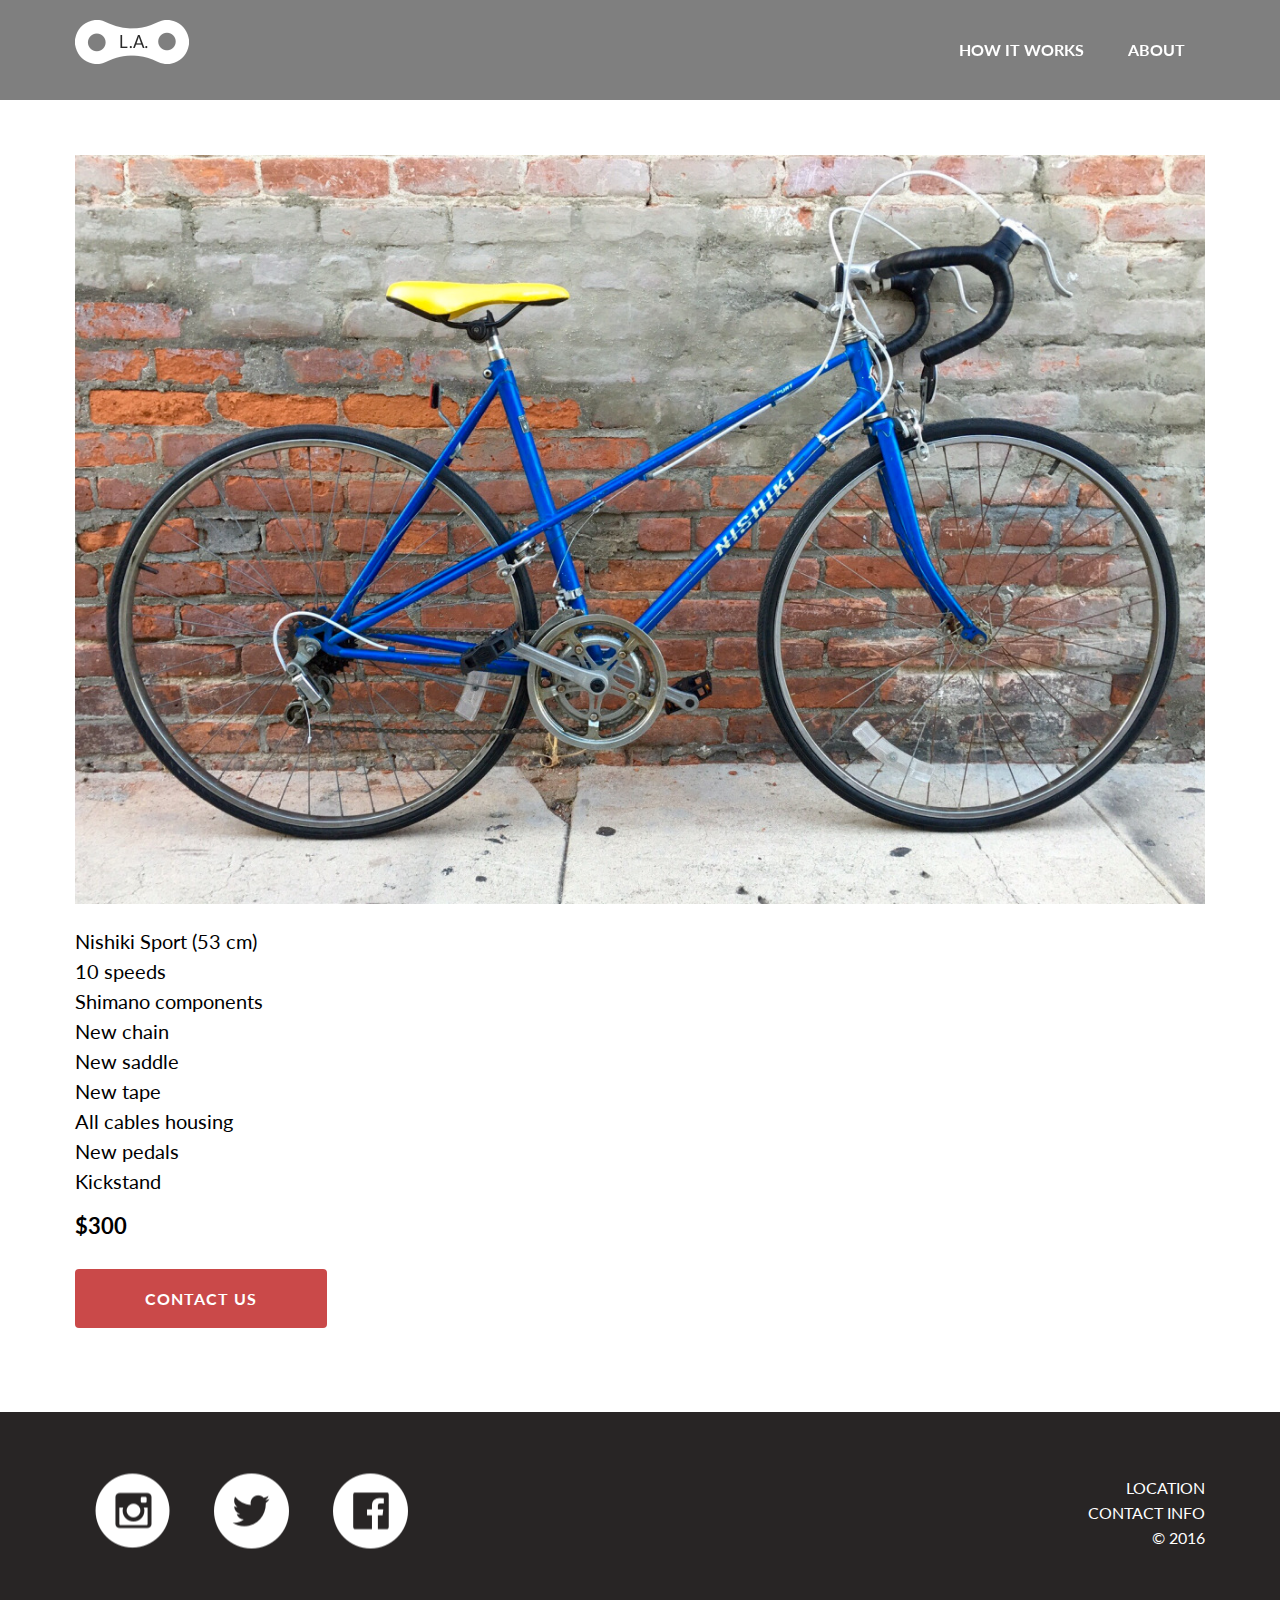
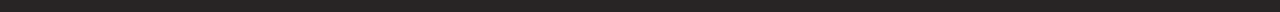
<file: bike-three.html>
<!DOCTYPE html>
<html lang="en">
	<head>
    	<meta charset="utf-8">
    	<meta name="description" content="Your description goes here">
    	<meta name="keywords" content="one, two, three">

		<title>Cycles/page3</title>

		<!-- external CSS link -->
		<link rel="stylesheet" href="css/reset.css">
		<link rel="stylesheet" href="css/bike-pages.css">
		<link href="https://fonts.googleapis.com/css?family=Lato:300,400,400i,700" rel="stylesheet">
		<link rel="shortcut icon" type="image/png" href="images/favicon.png"/>
	</head>

	<body>
		<header>
			<div class="logo"> <a href="index.html"> <img src="images/logo.png"> </a> </div>
			<nav>
				<ul class= "hero-links">
					<li>
              			<div class="line"></div>
              			<div class="line"></div>
             			<div class="line"></div>
           			</li>
					<li class="nav-links" id="how"> <a href="howitworks.html">HOW IT WORKS</a> </li>
					<li class="nav-links"> <a href="about.html">ABOUT</a> </li>
				</ul>
			</nav>
		</header>

		<section class="individual-bike">
		<div class= "bike-container">
			<img class="bike-one" src="images/bike-three-big.png">
			<ul class="details">
				<li>Nishiki Sport (53 cm)</li>
				<li>10 speeds</li>
				<li>Shimano components</li>
				<li>New chain</li>
				<li>New saddle</li>
				<li>New tape</li>
				<li>All cables housing</li>
				<li>New pedals</li>
				<li>Kickstand</li>
				<li class="price">$300</li>
			</ul>

			<div class="contact-button">
				<a class="cta button" href="#openModal">CONTACT US</a>
			</div>
			<div class="modalDialog" id="openModal">
			<div>
				<a href="#close" title="Close" class="close">X</a>
				<h2>Contact Us</h2>
				<p>We operate on an appointment basis only.</p>
				<p>Schedule your appointment now by calling 888-888-8888.</p>
			</div>
			</div>

		</div>
		</section>


		<footer>
			<ul class="social-media">
				<li class="nav-links" id="social-divs"> <img src="images/instagram.png"> </li>
				<li class="nav-links" id="social-divs"> <img src="images/twitter.png"> </li>
				<li class="nav-links" id="social-divs"> <img src="images/facebook.png"> </li>
			</ul>

			<ul class="footer-links">
				<li class="footer-info">LOCATION</li>
				<li class="footer-info">CONTACT INFO</li>
				<li class="footer-info">&copy; 2016</li>
			</ul>
		</footer>

	<script src='https://codepen.io/assets/libs/fullpage/jquery.js'></script>
    <script type="text/javascript" src="js/index.js"></script>

	</body>
	</html>
</file>
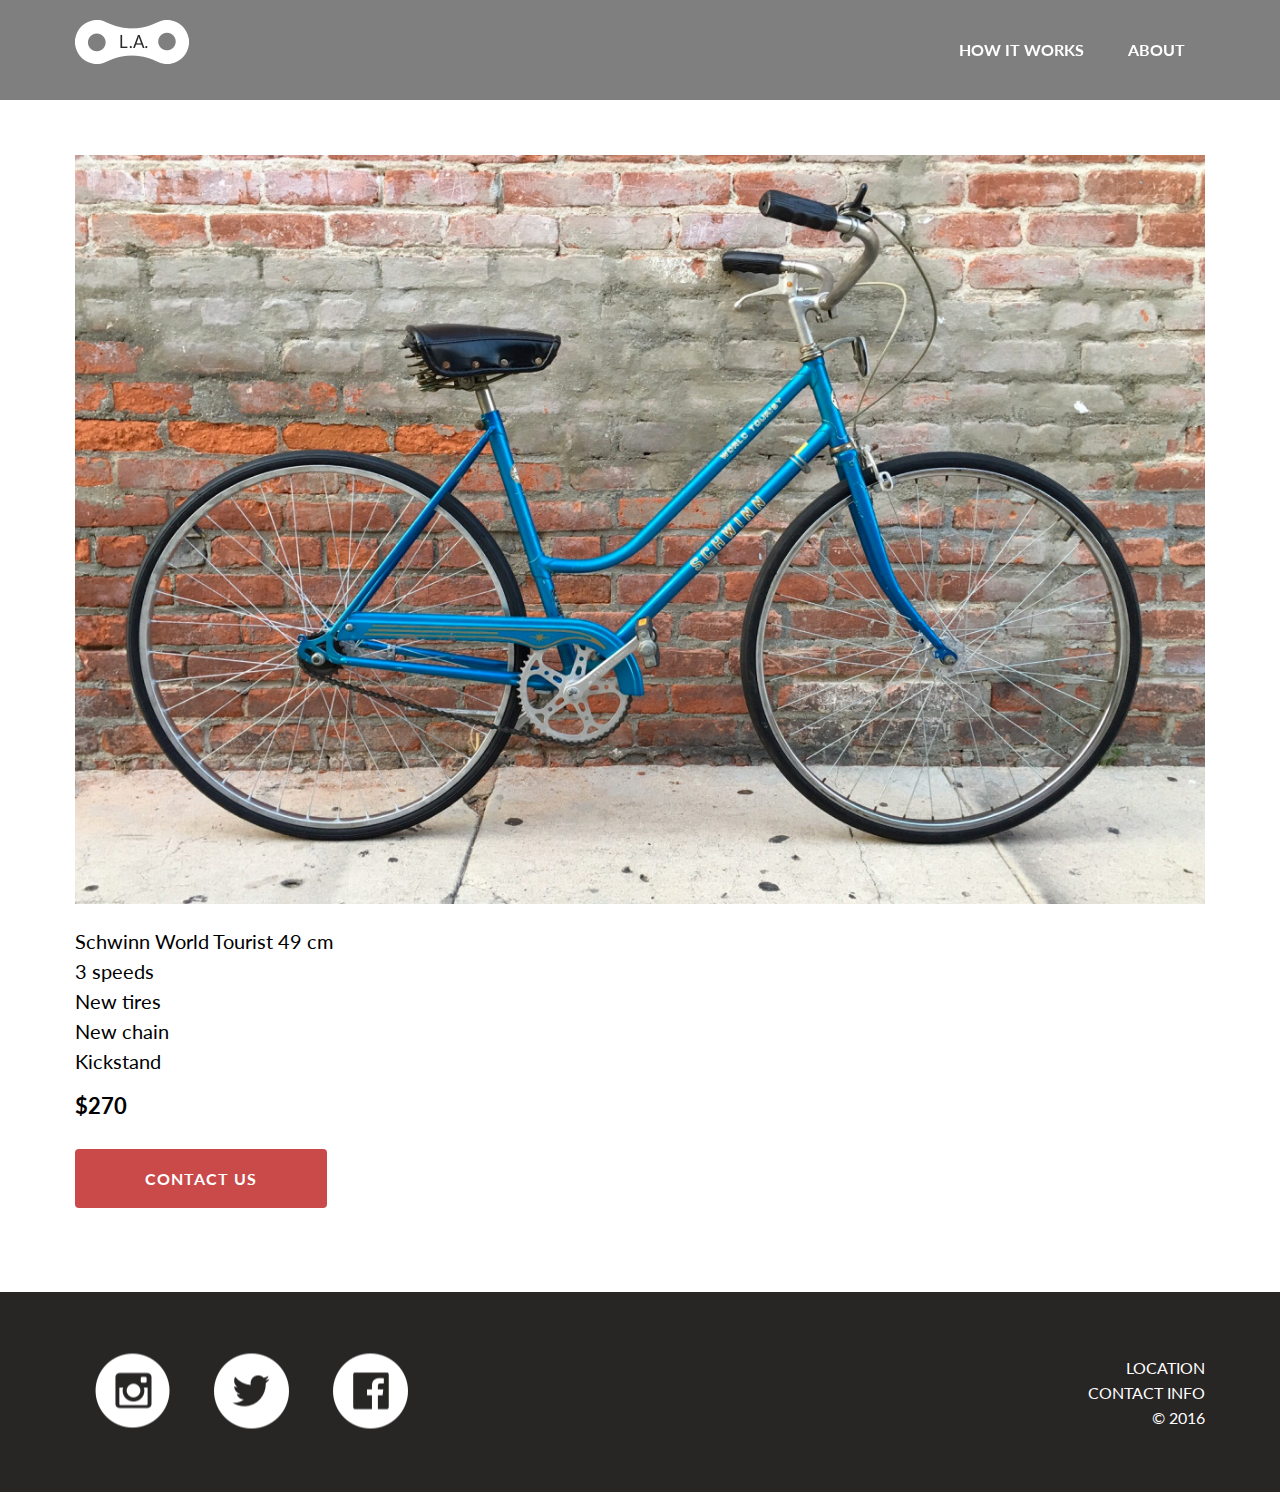
<file: bike-two.html>
<!DOCTYPE html>
<html lang="en">
	<head>
    	<meta charset="utf-8">
    	<meta name="description" content="Your description goes here">
    	<meta name="keywords" content="one, two, three">

		<title>Cycles/page2</title>

		<!-- external CSS link -->
		<link rel="stylesheet" href="css/reset.css">
		<link rel="stylesheet" href="css/bike-pages.css">
		<link href="https://fonts.googleapis.com/css?family=Lato:300,400,400i,700" rel="stylesheet">
		<link rel="shortcut icon" type="image/png" href="images/favicon.png"/>
	</head>

	<body>
		<header>
			<div class="logo"> <a href="index.html"> <img src="images/logo.png"> </a> </div>
			<nav>
				<ul class= "hero-links">
					<li>
              			<div class="line"></div>
              			<div class="line"></div>
             			<div class="line"></div>
           			</li>
					<li class="nav-links" id="how"> <a href="howitworks.html">HOW IT WORKS</a> </li>
					<li class="nav-links"> <a href="about.html">ABOUT</a> </li>
				</ul>
			</nav>
		</header>

		<section class="individual-bike">
		<div class= "bike-container">
			<img class="bike-one" src="images/bike-two-big.png">
			<ul class="details">
				<li>Schwinn World Tourist 49 cm</li>
				<li>3 speeds</li>
				<li>New tires</li>
				<li>New chain</li>
				<li>Kickstand</li>
				<li class="price">$270</li>
			</ul>

			<div class="contact-button">
				<a class="cta button" href="#openModal">CONTACT US</a>
			</div>
			<div class="modalDialog" id="openModal">
			<div>
				<a href="#close" title="Close" class="close">X</a>
				<h2>Contact Us</h2>
				<p>We operate on an appointment basis only.</p>
				<p>Schedule your appointment now by calling 888-888-8888.</p>
			</div>
			</div>

		</div>
		</section>


		<footer>
			<ul class="social-media">
				<li class="nav-links" id="social-divs"> <img src="images/instagram.png"> </li>
				<li class="nav-links" id="social-divs"> <img src="images/twitter.png"> </li>
				<li class="nav-links" id="social-divs"> <img src="images/facebook.png"> </li>
			</ul>

			<ul class="footer-links">
				<li class="footer-info">LOCATION</li>
				<li class="footer-info">CONTACT INFO</li>
				<li class="footer-info">&copy; 2016</li>
			</ul>
		</footer>

	<script src='https://codepen.io/assets/libs/fullpage/jquery.js'></script>
    <script type="text/javascript" src="js/index.js"></script>

	</body>
	</html>
</file>
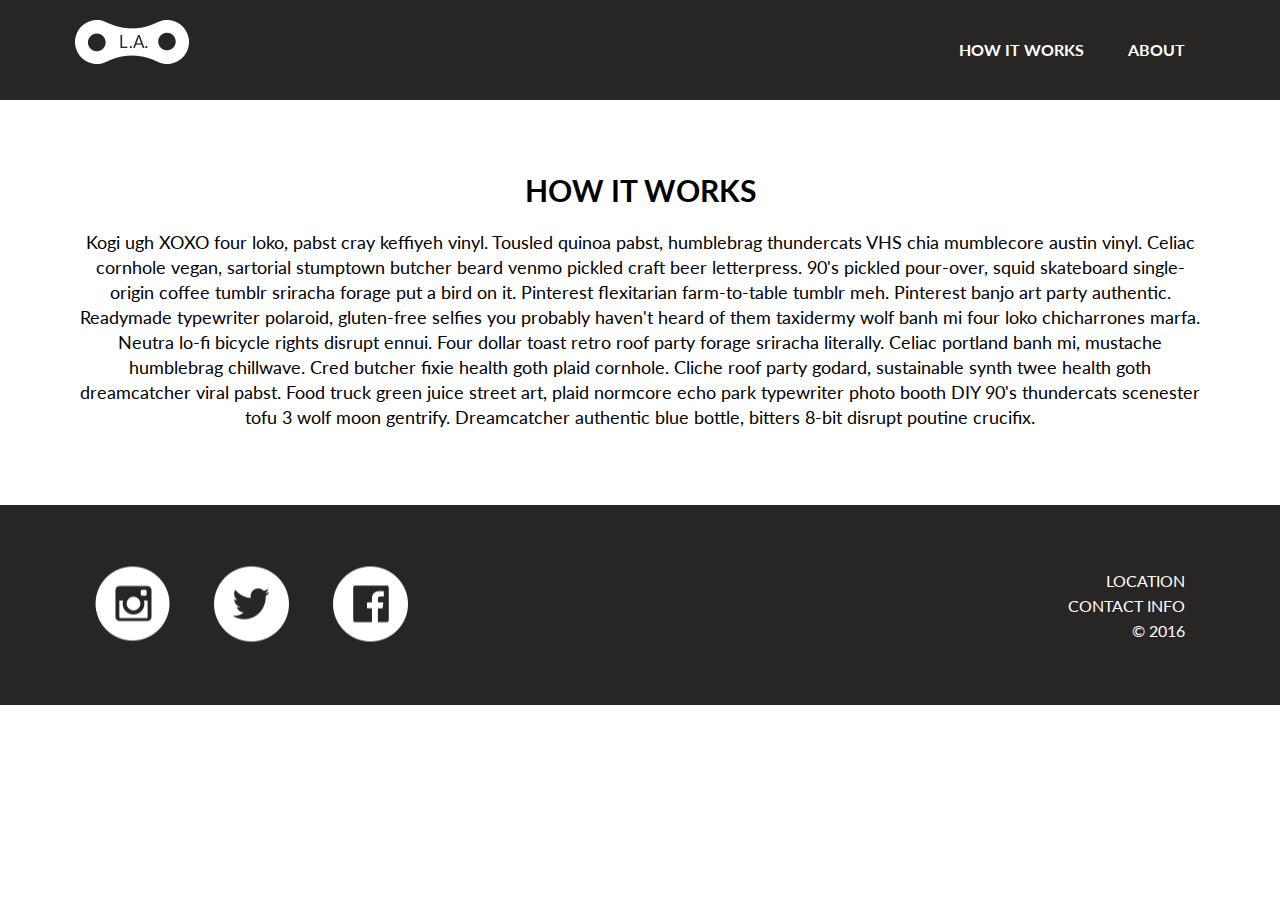
<file: howitworks.html>
<!DOCTYPE html>
<html lang="en">
	<head>
    	<meta charset="utf-8">
    	<meta name="description" content="Your description goes here">
    	<meta name="keywords" content="one, two, three">

		<title>Cycles/page1</title>

		<!-- external CSS link -->
		<link rel="stylesheet" href="css/reset.css">
		<link rel="stylesheet" href="css/links.css">
		<link href="https://fonts.googleapis.com/css?family=Lato:300,400,400i,700" rel="stylesheet">
		<link rel="shortcut icon" type="image/png" href="images/favicon.png"/>
	</head>

	<body>
		<header>
			<div class="logo"> <a href="index.html"> <img src="images/logo.png"> </a> </div>
			<nav>
				<ul class="hero-links">
					<li>
              			<div class="line"></div>
              			<div class="line"></div>
             			<div class="line"></div>
           			</li>
					<li class="nav-links"> <a href="howitworks.html">HOW IT WORKS</a> </li>
					<li class="nav-links"> <a href="about.html">ABOUT</a> </li>
				</ul>
			</nav>
		</header>

		<section class="content-section">
			<div class="content-container">
				<h1>HOW IT WORKS</h1>
				<p>
					Kogi ugh XOXO four loko, pabst cray keffiyeh vinyl. Tousled quinoa pabst, humblebrag thundercats VHS chia mumblecore austin vinyl. Celiac cornhole vegan, sartorial stumptown butcher beard venmo pickled craft beer letterpress. 90's pickled pour-over, squid skateboard single-origin coffee tumblr sriracha forage put a bird on it. Pinterest flexitarian farm-to-table tumblr meh. Pinterest banjo art party authentic. Readymade typewriter polaroid, gluten-free selfies you probably haven't heard of them taxidermy wolf banh mi four loko chicharrones marfa.

					Neutra lo-fi bicycle rights disrupt ennui. Four dollar toast retro roof party forage sriracha literally. Celiac portland banh mi, mustache humblebrag chillwave. Cred butcher fixie health goth plaid cornhole. Cliche roof party godard, sustainable synth twee health goth dreamcatcher viral pabst. Food truck green juice street art, plaid normcore echo park typewriter photo booth DIY 90's thundercats scenester tofu 3 wolf moon gentrify. Dreamcatcher authentic blue bottle, bitters 8-bit disrupt poutine crucifix.
				</p>
			</div>
		</section>


		<footer>
			<ul class="social-media">
				<li class="socialdivs"> <img src="images/instagram.png"> </li>
				<li class="socialdivs"> <img src="images/twitter.png"> </li>
				<li class="socialdivs"> <img src="images/facebook.png"> </li>
			</ul>

			<ul class="footer-links">
				<li class="footer-info">LOCATION</li>
				<li class="footer-info">CONTACT INFO</li>
				<li class="footer-info">&copy; 2016</li>
			</ul>
		</footer>

	<script src='https://codepen.io/assets/libs/fullpage/jquery.js'></script>
    <script type="text/javascript" src="js/links.js"></script>

	</body>
	</html>
</file>
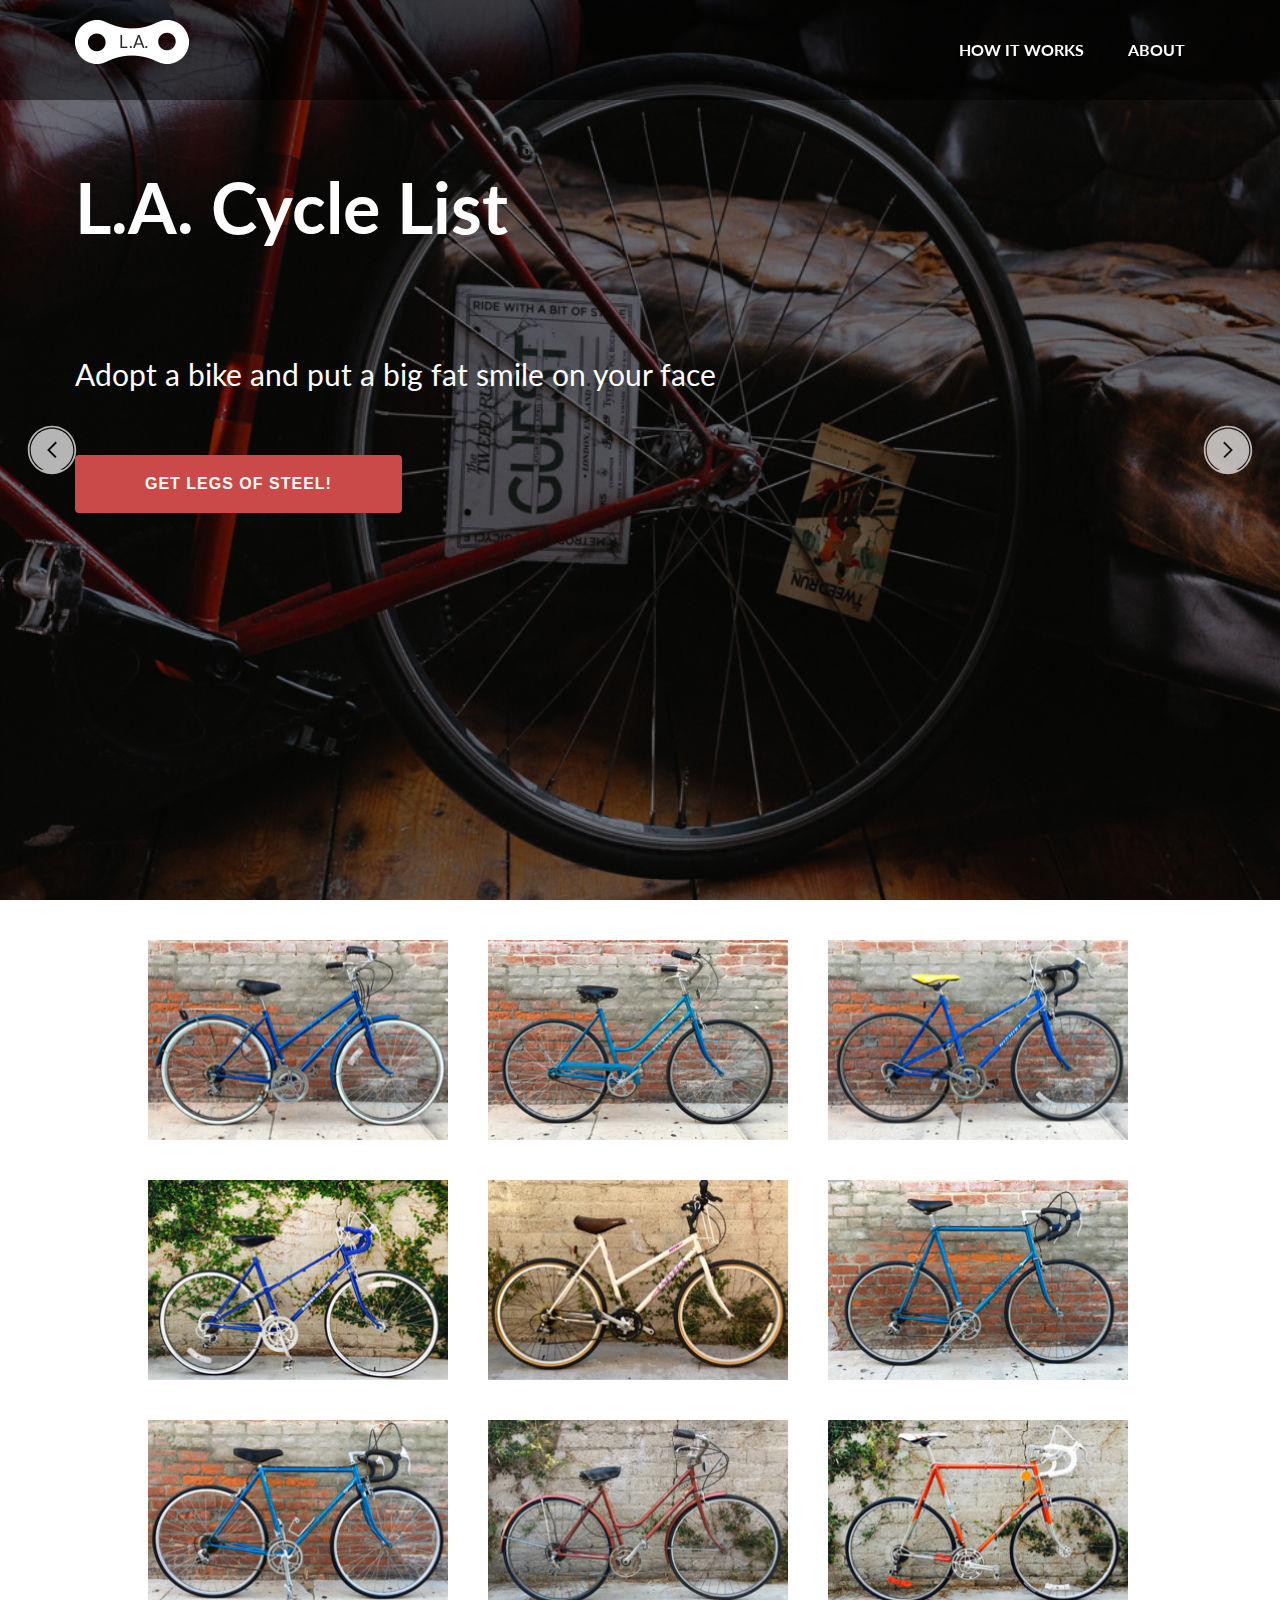
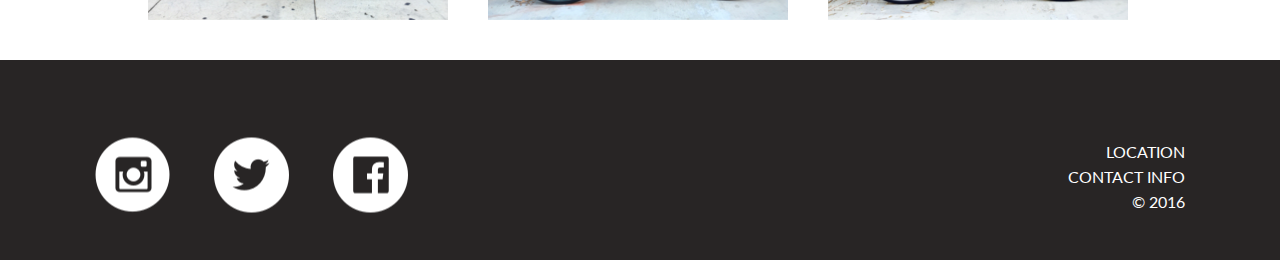
<file: indexr.html>
<!DOCTYPE html>
<html lang="en">
	<head>
    	<meta charset="utf-8">
    	<meta name="description" content="Your description goes here">
    	<meta name="keywords" content="one, two, three">

		<title>Cycles</title>

		<!-- external CSS link -->
		<link rel="stylesheet" href="css/reset.css">
		<link rel="stylesheet" href="css/style.css">
		<link rel="stylesheet" href="css/normalize.css">
		<link href="https://fonts.googleapis.com/css?family=Lato:300,400,400i,700" rel="stylesheet">
		<link rel="shortcut icon" type="image/png" href="images/favicon.png"/>


	</head>

	<body>
			<header>
			<div class="logo"> <a href="lander.html"> <img src="images/logo.png"> </a> </div>
			<nav>
<!-- 				<div class="logo"> <a href="lander.html"> <img src="images/logo.png"> </a> </div> -->
				<ul class="hero-links">
					<li>
              			<div class="line"></div>
              			<div class="line"></div>
             			<div class="line"></div>
           			</li>
					<li class="nav-links"> <a href="howitworks.html">HOW IT WORKS</a> </li>
					<li class="nav-links"> <a href="about.html">ABOUT</a> </li>
				</ul>
			</nav>
		</header>
	<section class="hero" id="carousel">
	    <img src="images/arrow_left.svg" alt="Left Carousel Arrow" class="arrow" id="left-arrow">
    	<img src="images/arrow_right.svg" alt="Right Carousel Arrow" class="arrow" id="right-arrow">
		<div class="slide-image" id="slide1">
			<div class="hero-container">
				<h1>L.A. Cycle List</h1>
				<h2>Adopt a bike and put a big fat smile on your face</h2>
				<button class="cta" type="button">GET LEGS OF STEEL!</button>
			</div>
		</div>
		<div class="slide-image" id="slide2">
			<div class="hero-container">
				<h1>L.A. Cycle List</h1>
				<h2>Adopt a bike and put a big fat smile on your face</h2>
				<button class="cta" type="button">GET LEGS OF STEEL!</button>
			</div>
		</div>
<!-- 		<header>
			<nav>
				<div class="logo"> <a href="lander.html"> <img src="images/logo.png"> </a> </div>
				<ul class="hero-links">
					<li>
              			<div class="line"></div>
              			<div class="line"></div>
             			<div class="line"></div>
           			</li>
					<li class="nav-links"> <a href="howitworks.html">HOW IT WORKS</a> </li>
					<li class="nav-links"> <a href="about.html">ABOUT</a> </li>
				</ul>
			</nav>
		</header> -->
<!-- 		<div class= hero-container>
		<h1>L.A. Cycle List</h1>
		<h2>Adopt a bike and put a big fat smile on your face</h2>
		<button class="cta" type="button">GET LEGS OF STEEL!</button>
		</div> -->
		</section>

		<section class="bike-section">
			<div class="bike-container">
                <div class="row-one">
                    <div class="bike-grid" id="bike-one">
                        <div class="overlay">
                            <a class="cta button" href="bike-one.html"> VIEW </a>
                        </div>
                    </div>
         
                	<div class="bike-grid" id="bike-two">
                		 <div class="overlay">
                            <a class="cta button" href="bike-two.html"> VIEW </a>
                        </div>
                	</div>
					<div class="bike-grid" id="bike-three">
						<div class="overlay">
                            <a class="cta button" href="bike-three.html"> VIEW </a>
                        </div>
					</div>
				</div>
				<div class="row-two">
					<div class="bike-grid" id="bike-four">
						<div class="overlay">
                            <a class="cta button" href="bike-four.html"> VIEW </a>
                        </div>
					</div>
					<div class="bike-grid" id="bike-five">
						<div class="overlay">
                            <a class="cta button" href="bike-five.html"> VIEW </a>
                        </div>
					</div>
					<div class="bike-grid" id="bike-six">
						<div class="overlay">
                            <a class="cta button" href="bike-six.html"> VIEW </a>
                        </div>
					</div>
				</div>
				<div class="row-three">
					<div class="bike-grid" id="bike-seven">
						<div class="overlay">
                            <a class="cta button" href="bike-seven.html"> VIEW </a>
                        </div>
					</div>
					<div class="bike-grid" id="bike-eight">
						<div class="overlay">
                            <a class="cta button" href="bike-eight.html"> VIEW </a>
                        </div>
					</div>
					<div class="bike-grid" id="bike-nine">
						<div class="overlay">
                            <a class="cta button" href="bike-nine.html"> VIEW </a>
                        </div>
					</div>
				</div>
			</div>
		</section>

		<footer>
			<ul class="social-media">
				<li class="socialdivs"> <img src="images/instagram.png"> </li>
				<li> <img src="images/twitter.png"> </li>
				<li> <img src="images/facebook.png"> </li>
			</ul>

			<ul class="footer-links">
				<li class="footer-info">LOCATION</li>
				<li class="footer-info">CONTACT INFO</li>
				<li class="footer-info"> &copy; 2016</li>
			</ul>
		</footer>

	<script src='http://codepen.io/assets/libs/fullpage/jquery.js'></script>
    <script type="text/javascript" src="js/index.js"></script>

	</body>
	</html>
</file>
<file: css/style.css>
body {
	font-family: 'Lato', sans-serif;
}

/*carousel*/

#slide1 {
  background-image: url(../images/hero-image.png);
}

#slide2 {
  background-image: url(../images/hero2.png);
}

.slide-image {
  width: 100vw;
  height: 100vh;
  background-position: center;
  background-size: cover;
  display: inline-block;
}

#carousel {
  height: 100vh;
  width: 100vw;
  white-space: nowrap;
  overflow: hidden;
  position: relative;
  color: white;
}

.arrow {
  width: 5%;
  position: absolute;
  top: 50%;
  transform: translateY(-50%);
  cursor: pointer;
}

#right-arrow {
  right: 20px;
}

#left-arrow {
  left: 20px;
}


/*hero section*/

/*.hero {
height: 678px;
width: 100%;
background-size: cover;
color: white;
background-image: url(../images/hero-image.png);
}*/

header {
	width: 100%;
	position: fixed;
	z-index: 1;
}

nav {
	height: 100px;
	width: auto;
	position: relative;
	background-color: rgba(0,0,0,0.5);
}


.logo {
	padding: 20px 20px 20px 75px;
	position: relative;
	float: left;
	z-index: 1;
/*  	top: 50%;
  	transform: translateY(-50%);*/
}

.hero-links {
	font-weight: 700;
	padding: 0px 75px 0px 20px;
	margin: 0;
	position: relative;
	float: right;
  	top: 50%;
  	transform: translateY(-50%);
}

li {
	display:inline-block;
	padding: 0px 20px 0px 20px;
}

.nav-links a {
	text-decoration: none;
	color: white;
}

.nav-links a:hover {
	color: #CA4949; 
}

.hero-container {
	padding: 75px 75px 75px 75px;

}

.hero h1 {
	font-weight: 700;
	font-size: 70px;
	padding: 50px 0px 50px 0px;
}

.hero h2 {
	font-weight: 400;
	font-size: 30px;
	padding: 20px 0px 70px 0px;
}

.cta {
  background: #CA4949;
  color: white;
  border: none;
  border-radius: 4px;
  font-weight: 700;
  font-size: 16px;
  letter-spacing: 1px;
  position: relative;
  top: 50%;
  transform: translateY(-50%);
  padding: 20px 70px;
}

.cta:hover {
  background-color: white;
  color: #CA4949;
}


/*bike display grid */

.bike-section {
	width: 80%;
	height: 100%;
	margin: 0 auto;
	text-align: center;
}

.bike-container {
	width: auto;
	height: auto;
	overflow: hidden;
	padding-top: 20px;
	padding-bottom: 20px;
}

.bike-grid {
	margin: 20px 20px 20px 20px;
}

.row-one {
	height: auto;
	width: auto;
	float: left;
}

#bike-one {
	width: 300px;
	height: 200px;
	background-image: url(../images/bike-one-small.png);
	background-size: cover;
	position: relative;
	float: left;
}

#bike-two {
	width: 300px;
	height: 200px;
	background-image: url(../images/bike-two-small.png);
	background-size: cover;
	position: relative;
	float: left;
}

#bike-three {
	width: 300px;
	height: 200px;
	background-image: url(../images/bike-three-small.png);
	background-size: cover;
	position: relative;
	float: left;
}

.row-two {
	height: auto;
	width: auto;
	clear: left;
	float: left;
}

#bike-four {
	width: 300px;
	height: 200px;
	background-image: url(../images/bike-four-small.png);
	background-size: cover;
	position: relative;
	float: left;
}

#bike-five {
	width: 300px;
	height: 200px;
	background-image: url(../images/bike-five-small.png);
	background-size: cover;
	position: relative;
	float: left;
}

#bike-six {
	width: 300px;
	height: 200px;
	background-image: url(../images/bike-six-small.png);
	background-size: cover;
	position: relative;
	float: left;
}

.row-three {
	height: auto;
	width: auto;
	clear: left;
	float: left;
}

#bike-seven {
	width: 300px;
	height: 200px;
	background-image: url(../images/bike-seven-small.png);
	background-size: cover;
	position: relative;
	float: left;
}

#bike-eight {
	width: 300px;
	height: 200px;
	background-image: url(../images/bike-eight-small.png);
	background-size: cover;
	position: relative;
	float: left;
}

#bike-nine {
	width: 300px;
	height: 200px;
	background-image: url(../images/bike-nine-small.png);
	background-size: cover;
	position: relative;
	float: left;
}

/*footer*/

footer {
	width: auto;
	height: 200px;
	background-color: #282525;
	clear: left;
}

.social-media {
	padding: 20px 20px 20px 75px;
	position: relative;
	float: left;
  	top: 50%;
  	transform: translateY(-50%);
}

.footer-links {
	padding: 20px 75px 20px 20px;
	position: relative;
	float: right;
  	top: 50%;
  	transform: translateY(-50%);
}

.footer-links .footer-info {
	display: block;
	color: white;
	line-height: 25px;
	text-align: right;
}


/*rollover styles*/
.overlay {
	height: 100%;
	width: 100%;
	background-color: rgba(0,0,0,0.7);
	opacity: 0;
}

.button {
	height: auto;
	width: auto;
	text-decoration: none;
}

.overlay:hover {
	opacity: 1;
}


/*MOBILE VERSION*/

 @media screen and (max-width:768px) {

 	/*MOBILE NAV*/

    .hero-links {
    	height: 0em; 
    	transition: all 1s;
    	position: static;
    	top: 0;
    	transform: none;
    	overflow: hidden;
    	padding: 0 0 0 0;
    	float: right;
    	margin-top: 90px;
    }

    header {
      padding: 0px;
    }

    header .logo {
      padding-top: 25px;
      padding-left: 10px;
      margin-top: 0px;
    }

	header nav ul li {
      display: block; 
      padding-top: 10px;
    }

    header nav, header nav .logo {
     float:none; 
    }

    nav .hero-links li:first-child{ 
      position: absolute; 
      top: 20px; 
      right: 1em; 
    }

    .line { 
      width: 2em;
      height: 3px;
      background: white;
      margin-top: .25em;
      border: 1px solid white;
    }
    
  .open {
    height: 10em; 
  }


/*  layout*/

  .hero {
  	height: 100%;
  }

  .hero-container {
  	width: 100%;
  	white-space: normal;
  	padding: 50px 0px 75px 20px;
}

.bike-section {
	width: 85%;
}
  
  nav {
  	background-color: rgba(0,0,0,0.5);
  }

  footer {
  	height: 300px;
  }

  .footer-links {
  	float: none;
  	transform: none;
  	top: 0;
  }

  .social-media {
  	float: none;
  	transform: none;
  	top: 0;
  	display: inline;
  	width: 100%;
  	height: 100%;
  	position: relative;
  	padding: 0px;
  	padding-left: 20px;
}

.socialdivs {
	position: relative;
	padding-top: 50px;
}

/*  carousel*/

  .arrow {
    width: 10%;
  }

  .slide-image {
  	width: 100%;
  }

}


@media (max-device-width: 1024px) {
  .arrow {
    width: 20%;
  }
}
</file>
<file: css/links.css>
body {
	font-family: 'Lato', sans-serif;
}

/*nav*/


nav {
	height: 100px;
	width: auto;
	background-color: #282525;
	clear: both;

}


.logo {
	padding: 20px 20px 20px 75px;
	position: absolute;
	float: left;
  z-index: 1;
}

.hero-links {
	font-weight: 700;
	color: white;
	padding: 20px 75px 20px 20px;
	position: relative;
	float: right;
  	top: 50%;
  	transform: translateY(-50%);
}

li {
	display:inline-block;
	padding: 0px 20px 0px 20px;
}

.nav-links a {
	text-decoration: none;
	color: white;
}

.nav-links a:hover {
	color: #CA4949; 
}

/* main content */

section {
	width: auto;
	height: auto;
	margin: 0 auto;
	text-align: center;
}

.content-container {
	height: auto;
	width: auto;
	padding: 75px 75px;
}

h1 {
  text-align: center;
	padding-bottom: 25px;
	font-weight: 700;
	font-size: 30px
}

p {
	line-height: 25px;
	font-size: 18px;
	font-weight: 400;
}

/*footer*/

footer {
	width: auto;
	height: 200px;
	background-color: #282525;
	clear: left;
}

.social-media {
	padding: 20px 20px 20px 75px;
	position: relative;
	float: left;
  	top: 50%;
  	transform: translateY(-50%);
}

.footer-links {
	padding: 20px 75px 20px 20px;
	position: relative;
	float: right;
  	top: 50%;
  	transform: translateY(-50%);
}

.footer-links .footer-info {
	display: block;
	color: white;
	line-height: 25px;
	text-align: right;
}

 @media screen and (max-width:768px) {

 	/*MOBILE NAV*/

    .hero-links{
    	height: 0em; 
    	transition: all 1s;
    	position: static;
    	top: none;
    	transform: none;
    	overflow: hidden;
    	padding: 0 0 0 0;
      margin-top: 90px;
    }

    header {
      padding: 0px;
    }

    header .logo {
      padding-top: 25px;
      padding-left: 10px;
      margin-top: 0px;
    }

	header nav ul li {
      display: block; 
      padding-top: 10px;
    }

    header nav, header nav .logo {
     float:none; 
    }

    nav .hero-links li:first-child{ 
      position: absolute; 
      top: 20px; 
      right: 1em; 
    }

    .line { 
      width: 2em;
      height: 3px;
      background: white;
      margin-top: .25em;
      border: 1px solid white;
    }
    
  .open {
    height: 10em; 
  }


/*  layout*/

  .hero {
  	height: 100%;
  }

  .hero-container {
  	width: 100%;
  }
  
  nav {
  	background-color: rgba(0,0,0,0.5);
  }

  footer {
  	height: 300px;
  }

  .footer-links {
  	float: none;
  	transform: none;
  	top: 0;
  }

  .social-media {
  	float: none;
  	transform: none;
  	top: 0;
  	display: inline;
  	width: 100%;
  	height: 100%;
  	position: relative;
  	padding: 0px;
  	padding-left: 20px;
}

.socialdivs {
	position: relative;
	padding-top: 50px;
}

/*  carousel*/

  .arrow {
    width: 10%;
  }

  .slide-image {
  	width: 100%;
  }

}
</file>
<file: css/bike-pages.css>
body {
	font-family: 'Lato', sans-serif;
}

/*nav*/


header {
  width: 100%;
  position: fixed;
  z-index: 1;
}

nav {
  height: 100px;
  width: auto;
  position: relative;
  background-color: rgba(0,0,0,0.5);
}

.logo {
	padding: 20px 20px 20px 75px;
	position: absolute;
	float: left;
  z-index: 1;
}

.hero-links {
	font-weight: 700;
	color: white;
	padding: 20px 75px 20px 20px;
	position: relative;
	float: right;
  	top: 50%;
  	transform: translateY(-50%);
}

.nav-links {
	display: inline-block;
	padding: 0px 20px 0px 20px;
}

#social-divs {
  display: inline-block;
}

.nav-links a {
	text-decoration: none;
	color: white;
}

.nav-links a:hover {
	color: #CA4949; 
}

/*individual bike view */

.individual-bike {
	width: auto;
	height: auto;
	margin: 0 auto;
	text-align: center;
  padding-top: 80px;
}

.bike-container {
	width: auto;
	height: auto;
	padding: 75px 75px;
}

.bike-one {
	width: 100%;
}

.individual-bike .bike-container .details{
	width: auto;
	height: auto;
	position: relative;
	text-align: left;
	padding: 20px 0px 20px 0px;
}

.details li {
	font-weight: 400;
	font-size: 20px;
	line-height: 30px;
}

.details .price {
	font-weight: 700;
	font-size: 22px;
	padding-top: 15px;
}

.contact-button {
	width: auto;
	height: auto;
	text-align: left;
	padding: 30px 0px;
}

.contact-button a {
  text-decoration: none;
}

.cta {
  background: #CA4949;
  color: white;
  border: none;
  border-radius: 4px;
  font-weight: 700;
  font-size: 16px;
  letter-spacing: 1px;
  position: relative;
  top: 50%;
  transform: translateY(-50%);
  padding: 20px 70px;
}

.cta:hover {
  background-color: #AF3D3D;
  color: white;
}

/*MODAL*/

.modalDialog {
  position: fixed;
  top: 0;
  right: 0;
  bottom: 0;
  left: 0;
  background: rgba(0,0,0,0.8);
  z-index: 99999;
  opacity:0;
  -webkit-transition: opacity 400ms ease-in;
  -moz-transition: opacity 400ms ease-in;
  transition: opacity 400ms ease-in;
  pointer-events: none;
}

.modalDialog h2 {
  font-weight: 400;
  font-size: 24px;
  padding: 15px 0px 15px 0px;
}

.modalDialog p {

  padding-bottom: 5px;
}

.modalDialog:target {
  opacity:1;
  pointer-events: auto;
}

.modalDialog > div {
  width: 400px;
  position: relative;
  margin: 10% auto;
  padding: 5px 20px 13px 20px;
  border-radius: 10px;
  background: #fff;
}

.close {
  background: #606061;
  color: #FFFFFF;
  line-height: 25px;
  position: absolute;
  right: -12px;
  text-align: center;
  top: -10px;
  width: 24px;
  text-decoration: none;
  font-weight: bold;
  -webkit-border-radius: 12px;
  -moz-border-radius: 12px;
  border-radius: 12px;
  -moz-box-shadow: 1px 1px 3px #000;
  -webkit-box-shadow: 1px 1px 3px #000;
  box-shadow: 1px 1px 3px #000;
}

.close:hover { background: #CA4949; }

/*footer*/

footer {
	width: auto;
	height: 200px;
	background-color: #282525;
	clear: left;
}

.social-media {
	padding: 20px 20px 20px 75px;
	position: relative;
	float: left;
  	top: 50%;
  	transform: translateY(-50%);
}

.footer-links {
	padding: 20px 75px 20px 20px;
	position: relative;
	float: right;
  	top: 50%;
  	transform: translateY(-50%);
}

.footer-links .footer-info {
	display: block;
	color: white;
	line-height: 25px;
	text-align: right;
}

 @media screen and (max-width:768px) {

 	/*MOBILE NAV*/

    .hero-links{
    	height: 0em; 
    	transition: all 1s;
    	position: static;
    	top: none;
    	transform: none;
    	overflow: hidden;
    	padding: 0 0 0 0;
      margin-top: 50px;
    }

    header {
      padding: 0px;
    }

      header .logo {
      padding-top: 25px;
      padding-left: 10px;
      margin-top: 0px;
    }

	header nav ul li {
      display: block; 
      padding-top: 10px;
    }

    header nav, header nav .logo {
     float:none; 
    }

    nav .hero-links li:first-child{ 
      position: absolute; 
      top: 20px; 
      right: 1em; 
    }

    .line { 
      width: 2em;
      height: 3px;
      background: white;
      margin-top: .25em;
      border: 1px solid white;
    }
    
  .open {
    height: 10em; 
  }


/*  layout*/

  .hero {
  	height: 100%;
  }

  .hero-container {
  	width: 100%;
  }
  
  nav {
  	background-color: rgba(0,0,0,0.5);
  }

  .nav-links {
	display: block;
	padding: 10px 20px 10px 20px;
}

  footer {
  	height: 300px;
  }

  .footer-links {
  	float: none;
  	transform: none;
  	top: 0;
  }

  .social-media {
  	float: none;
  	transform: none;
  	top: 0;
  	display: inline;
  	width: 100%;
  	height: 100%;
  	position: relative;
  	padding: 0px;
  	padding-left: 20px;
}

#social-divs {
	position: relative;
	margin-top: 50px;
	display: inline-block;
}

#how {
	padding-top: 40px;
}

/*  carousel*/

  .arrow {
    width: 10%;
  }

  .slide-image {
  	width: 100%;
  }

}
</file>
